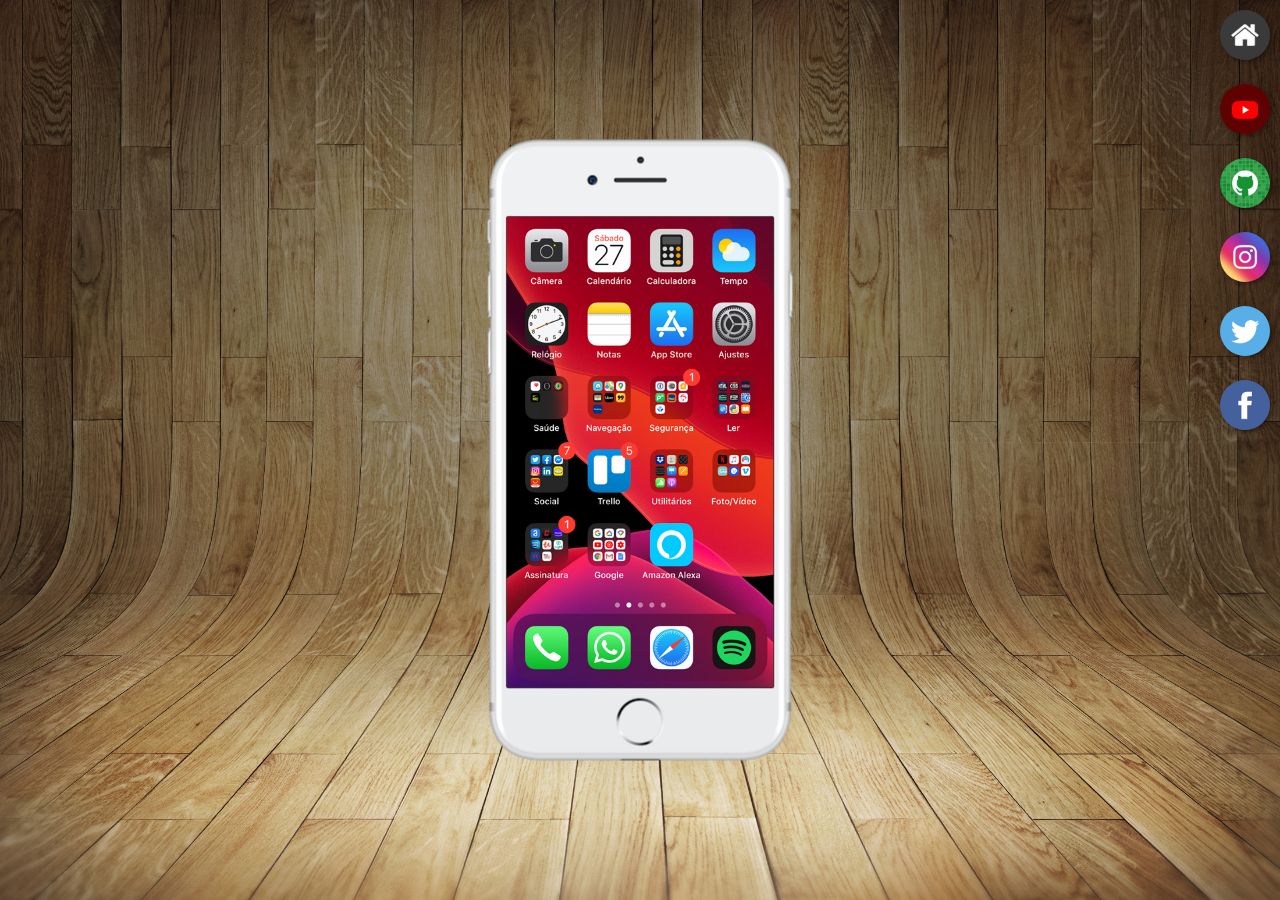
<file: index.html>
<!DOCTYPE html>
<html lang="pt-br">
<head>
    <meta charset="UTF-8">
    <meta http-equiv="X-UA-Compatible" content="IE=edge">
    <meta name="viewport" content="width=device-width, initial-scale=1.0">
    <link rel="shortcut icon" href="favicon.ico" type="image/x-icon">
    <title>Redes Sociais</title>
    <link rel="stylesheet" href="estilos/style.css">
</head>
<body>
    <main>
        <section id="telefone">
            <iframe src="home.html" name="tela" id="tela" frameborder="0">
                Seu navegador nao e compativel com isso
            </iframe>
        </section>
        <section id="redes-sociais">
            <a href="home.html" target="tela"><img src="imagens/logo-home.jpg" alt="Home"></a><br>
            <a href="youtube.html" target="tela"><img src="imagens/logo-youtube.jpg" alt="Youtube"></a><br>
            <a href="github.html" target="tela"><img src="imagens/logo-github.jpg" alt="Github"></a><br>
            <a href="instagram.html" target="tela"><img src="imagens/logo-instagram.jpg" alt="Instagram"></a><br>
            <a href="twitter.html" target="tela"><img src="imagens/logo-twitter.jpg" alt="Twitter"></a><br>
            <a href="facebook.html" target="tela"><img src="imagens/logo-facebook.jpg" alt="Facebook"></a><br>
        </section>
    </main>
</body>
</html>
</file>
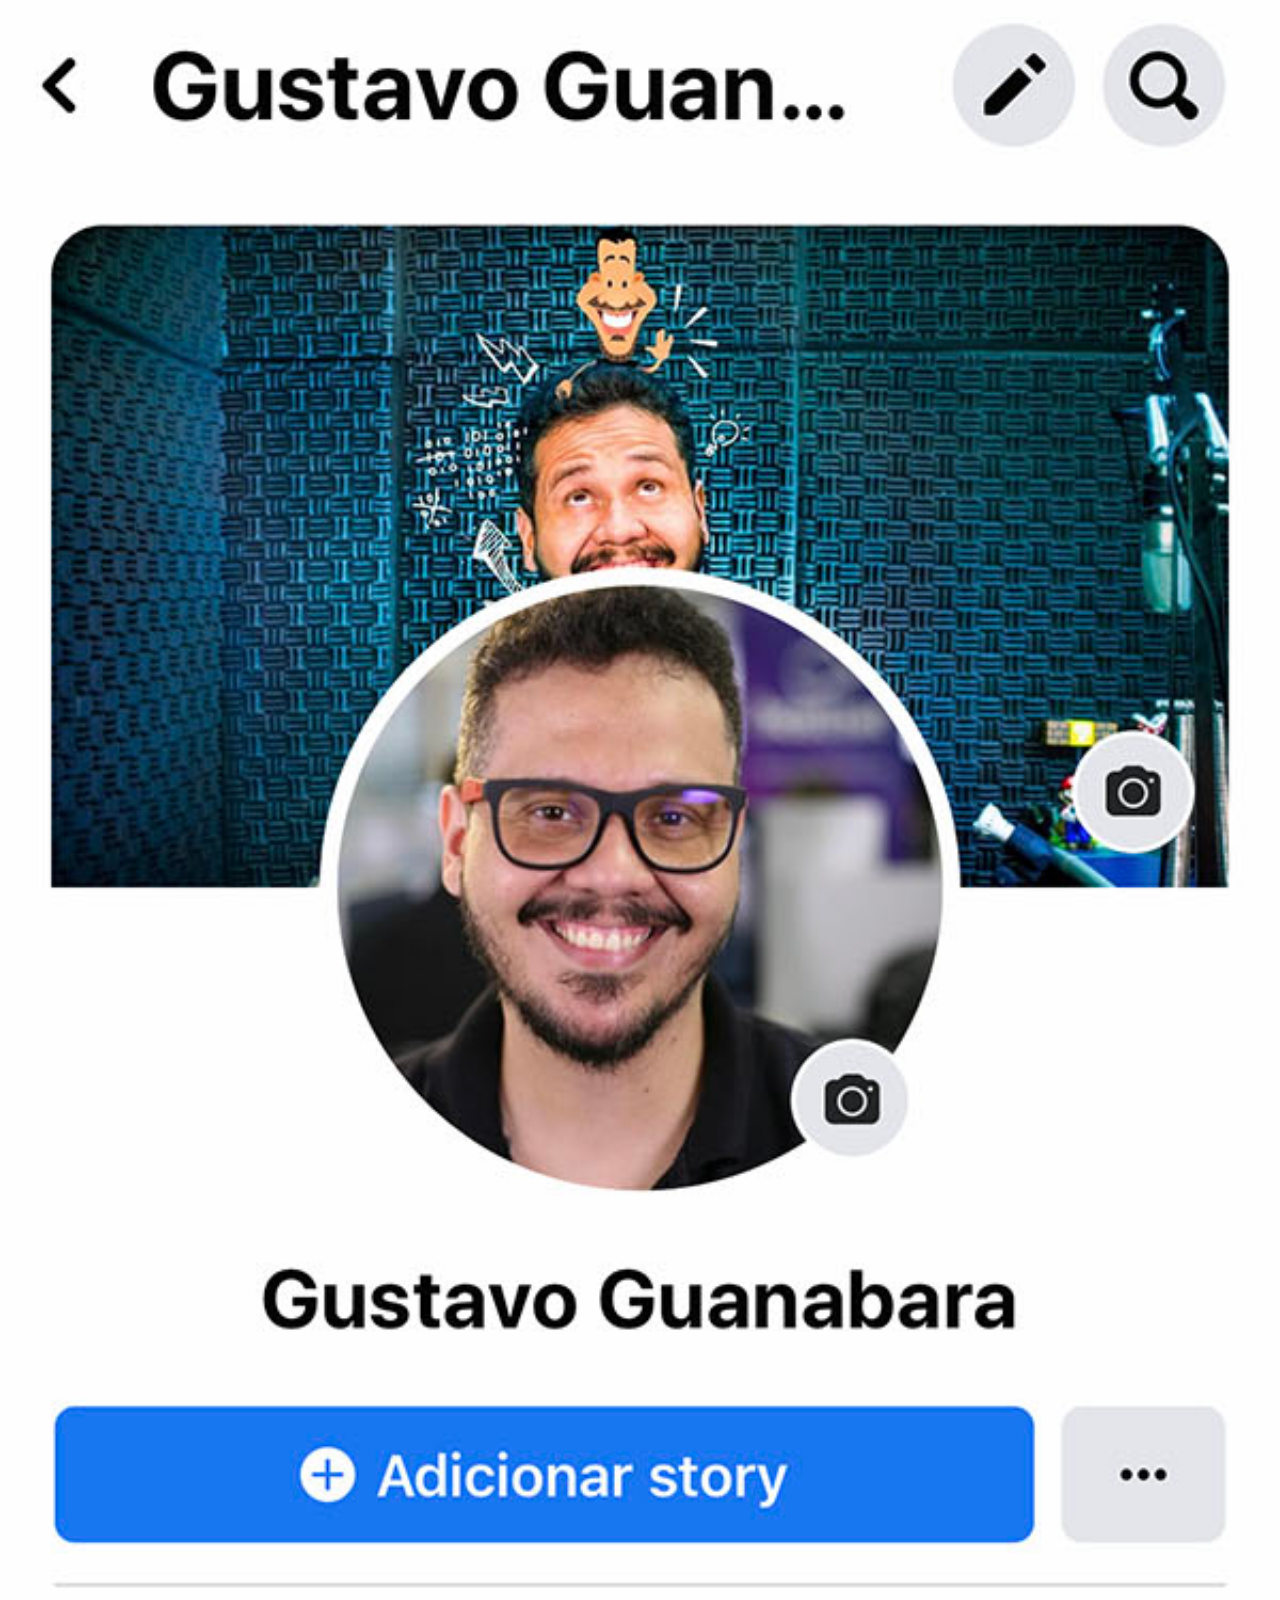
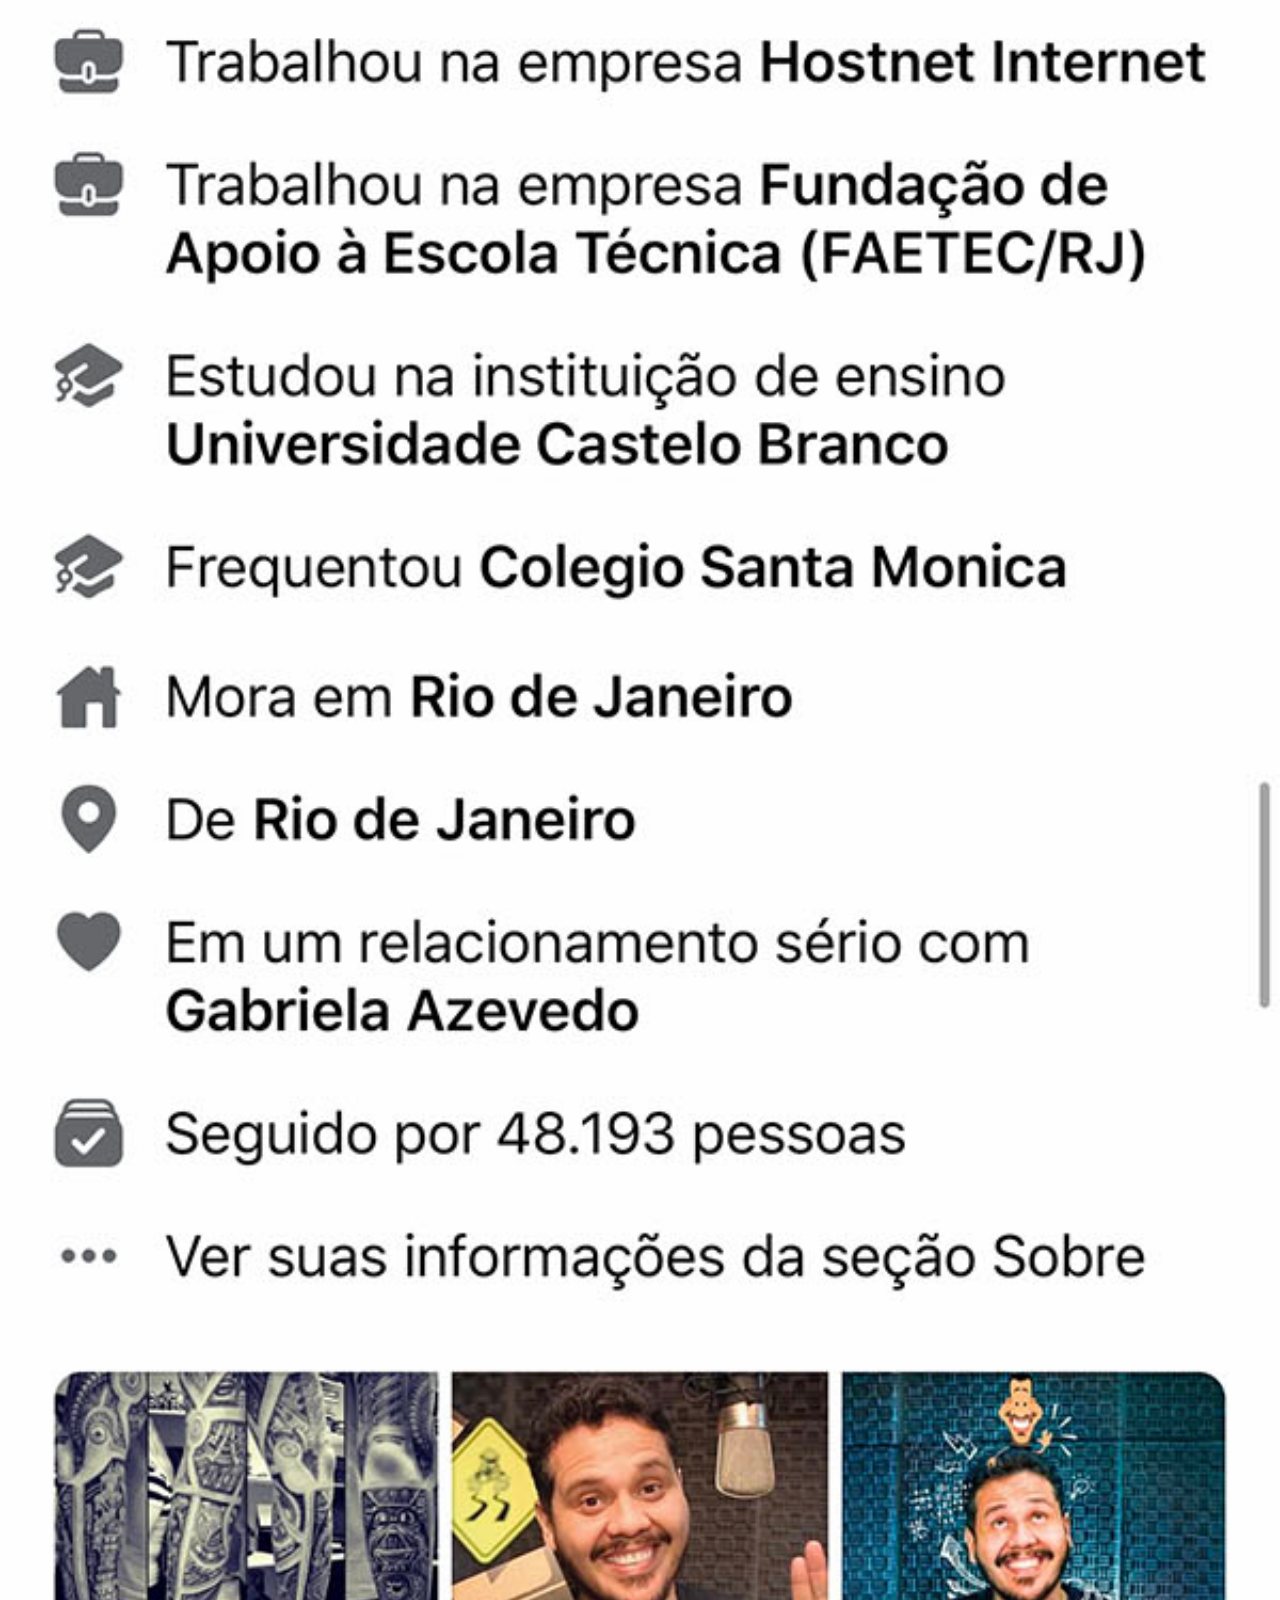
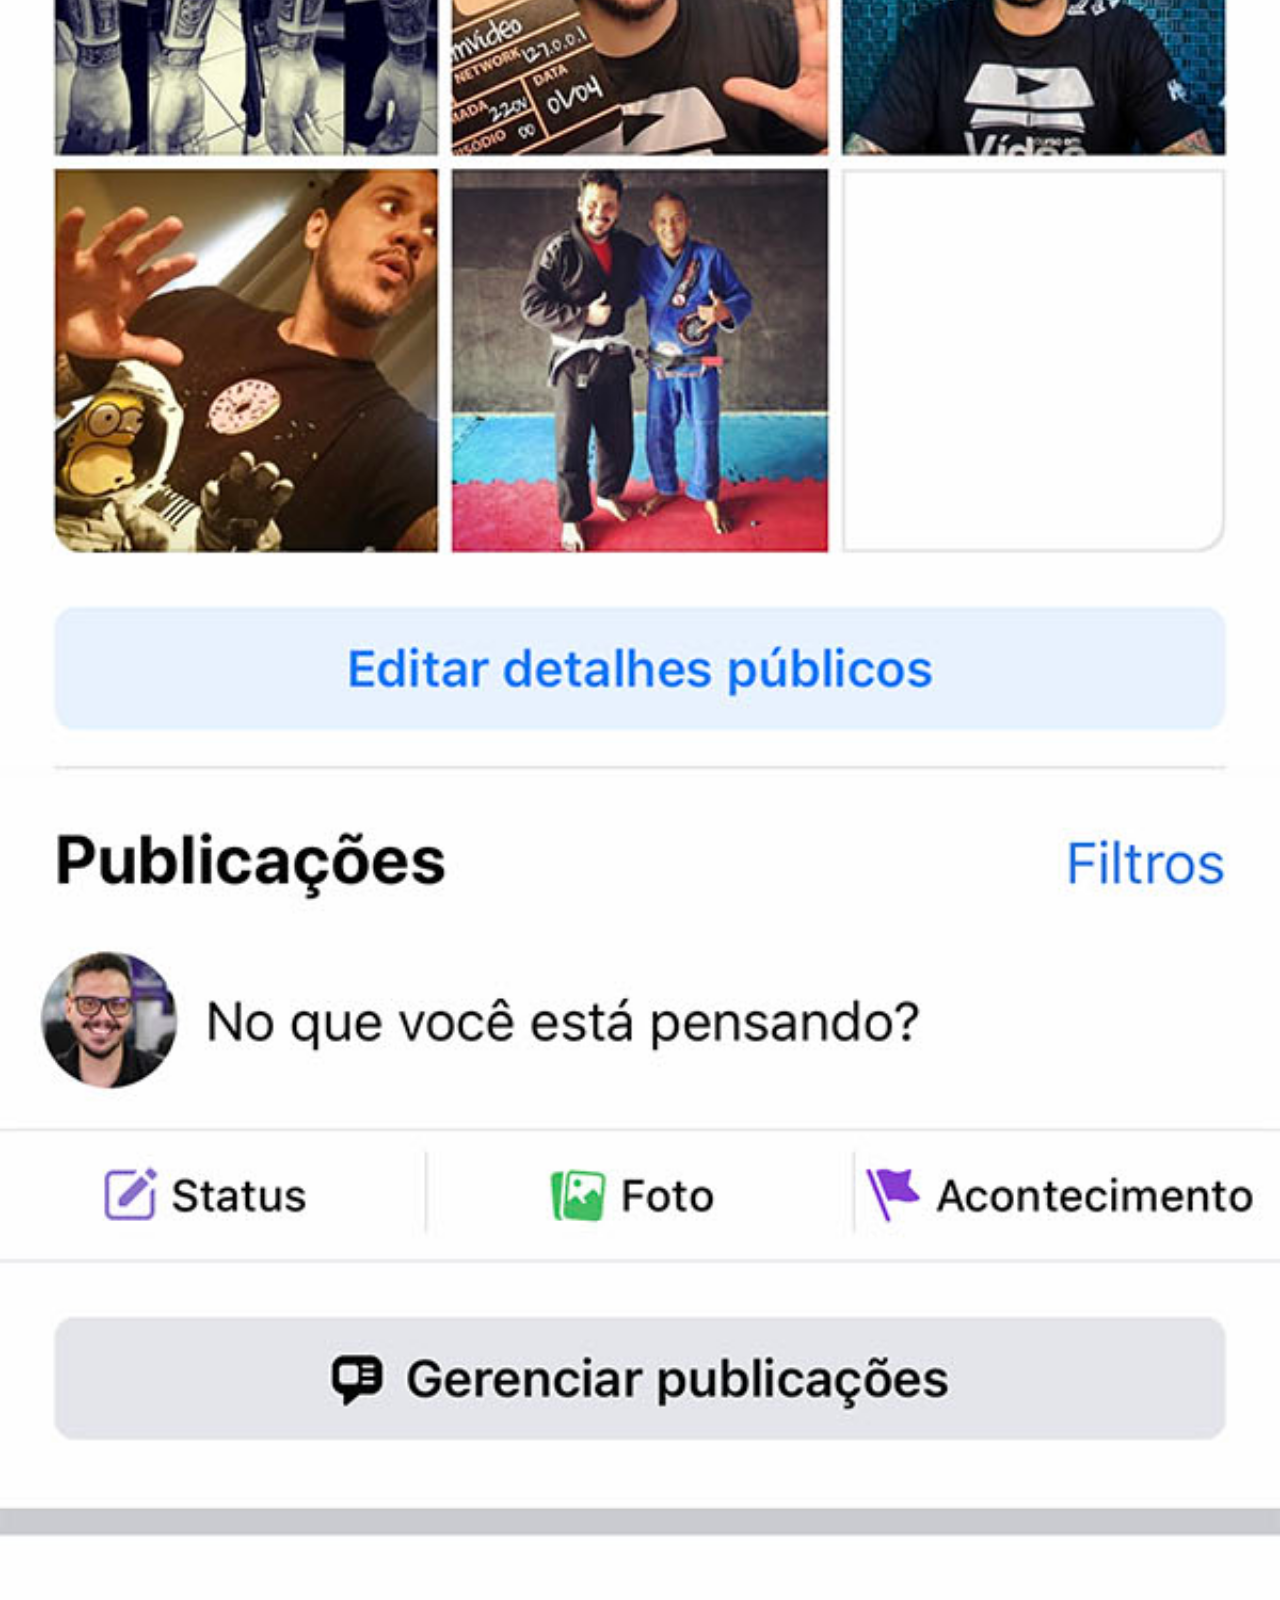
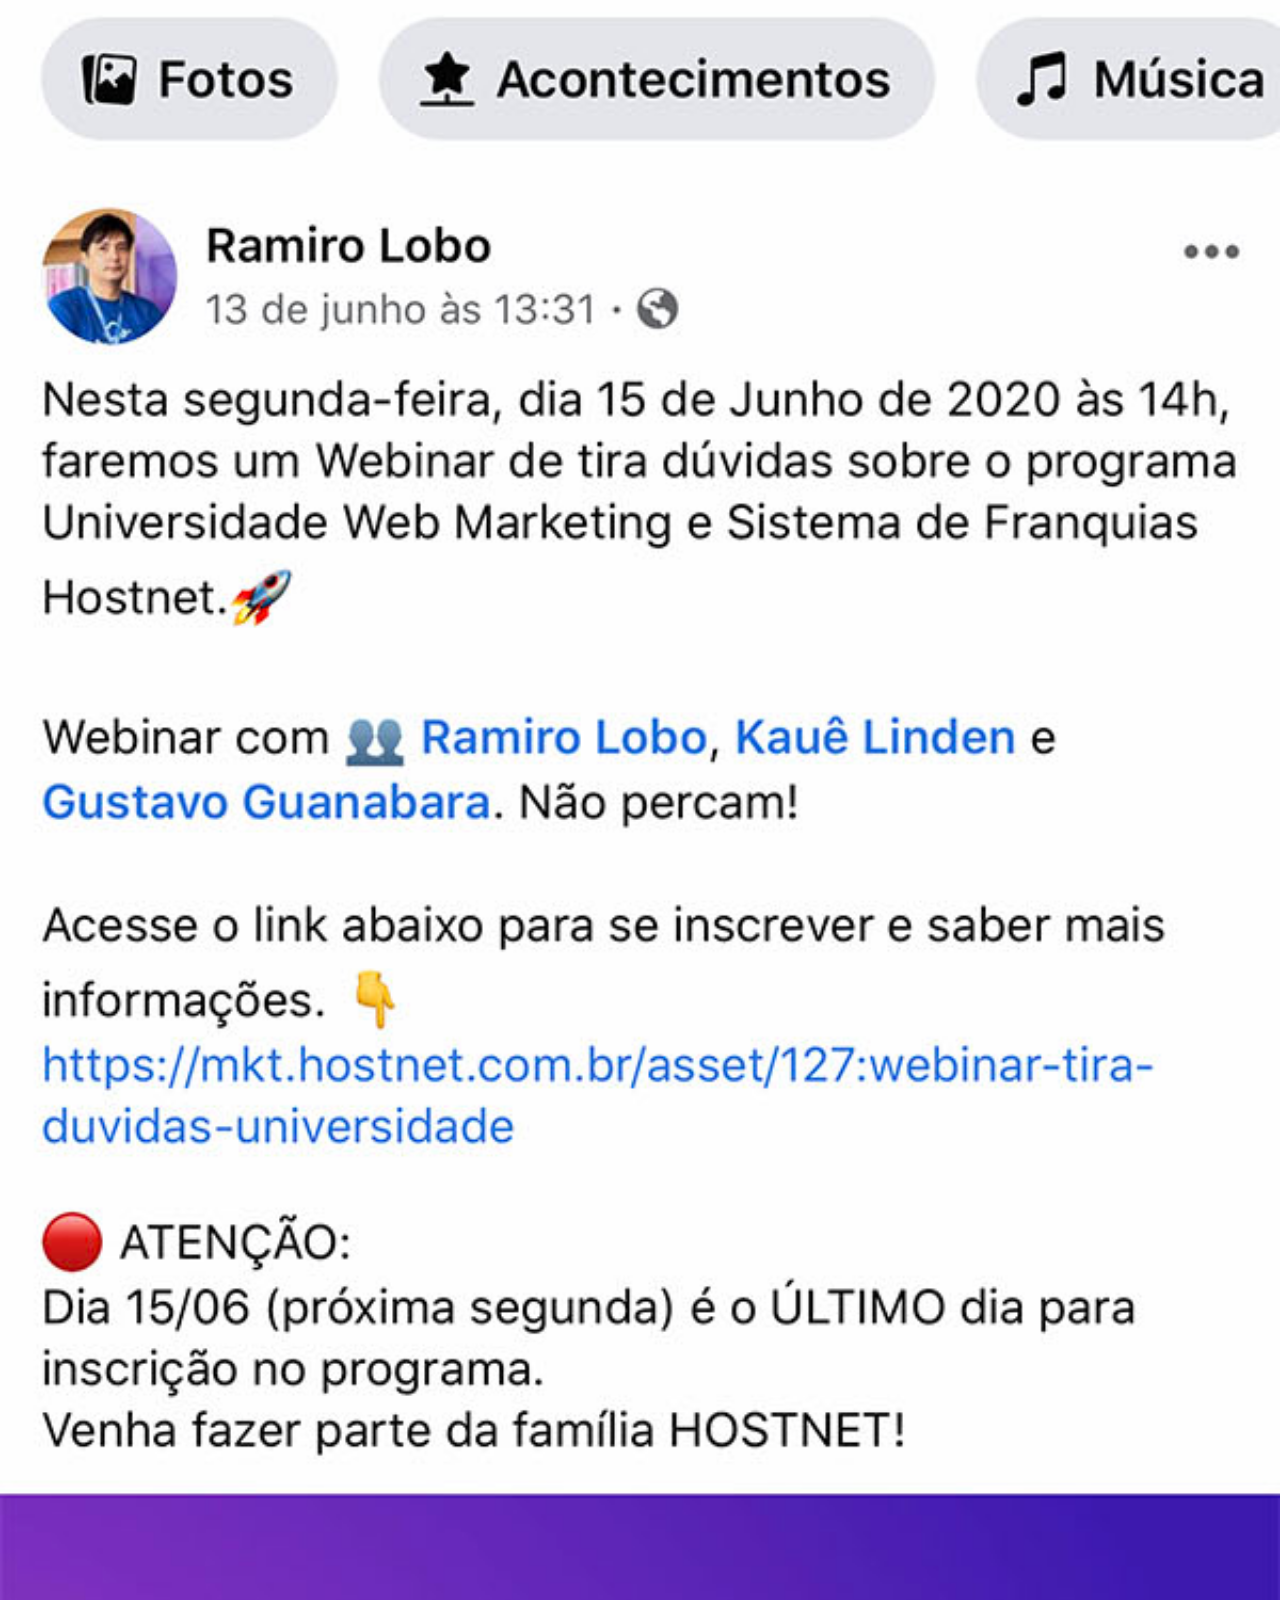
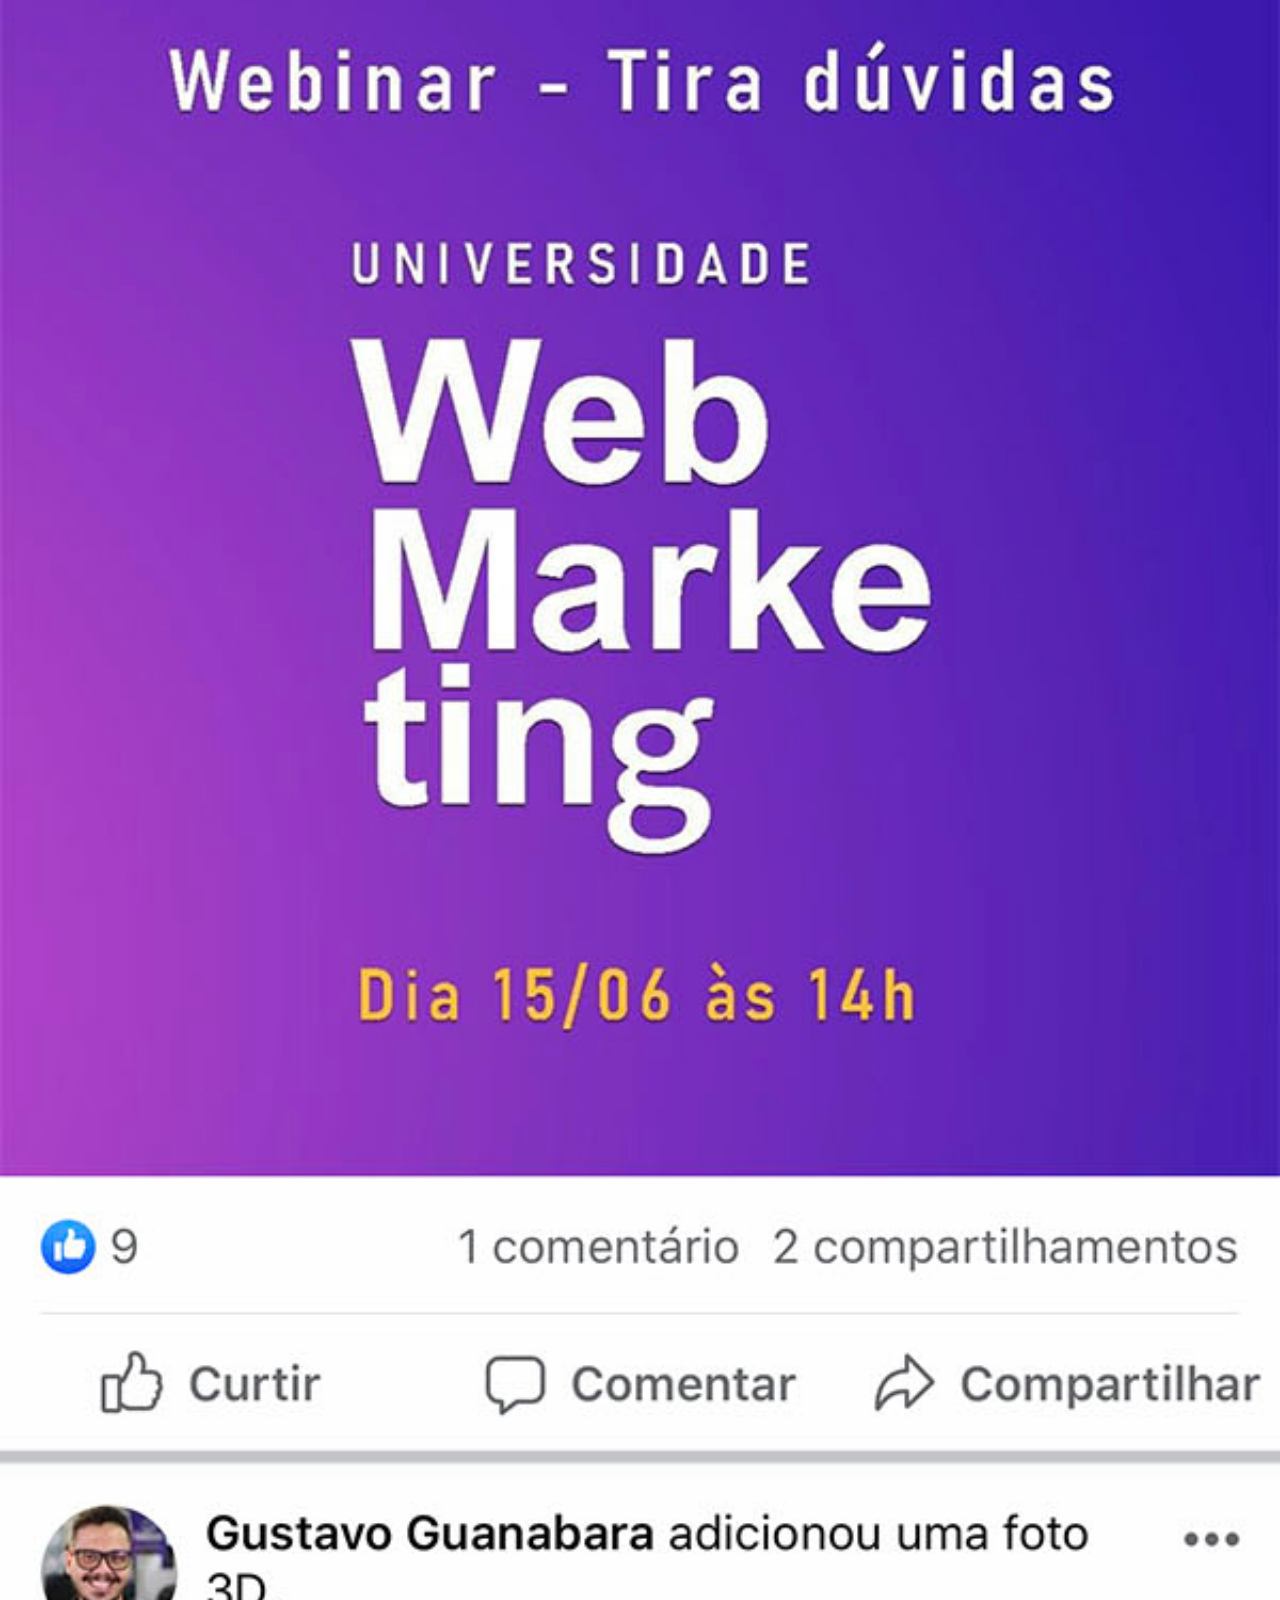
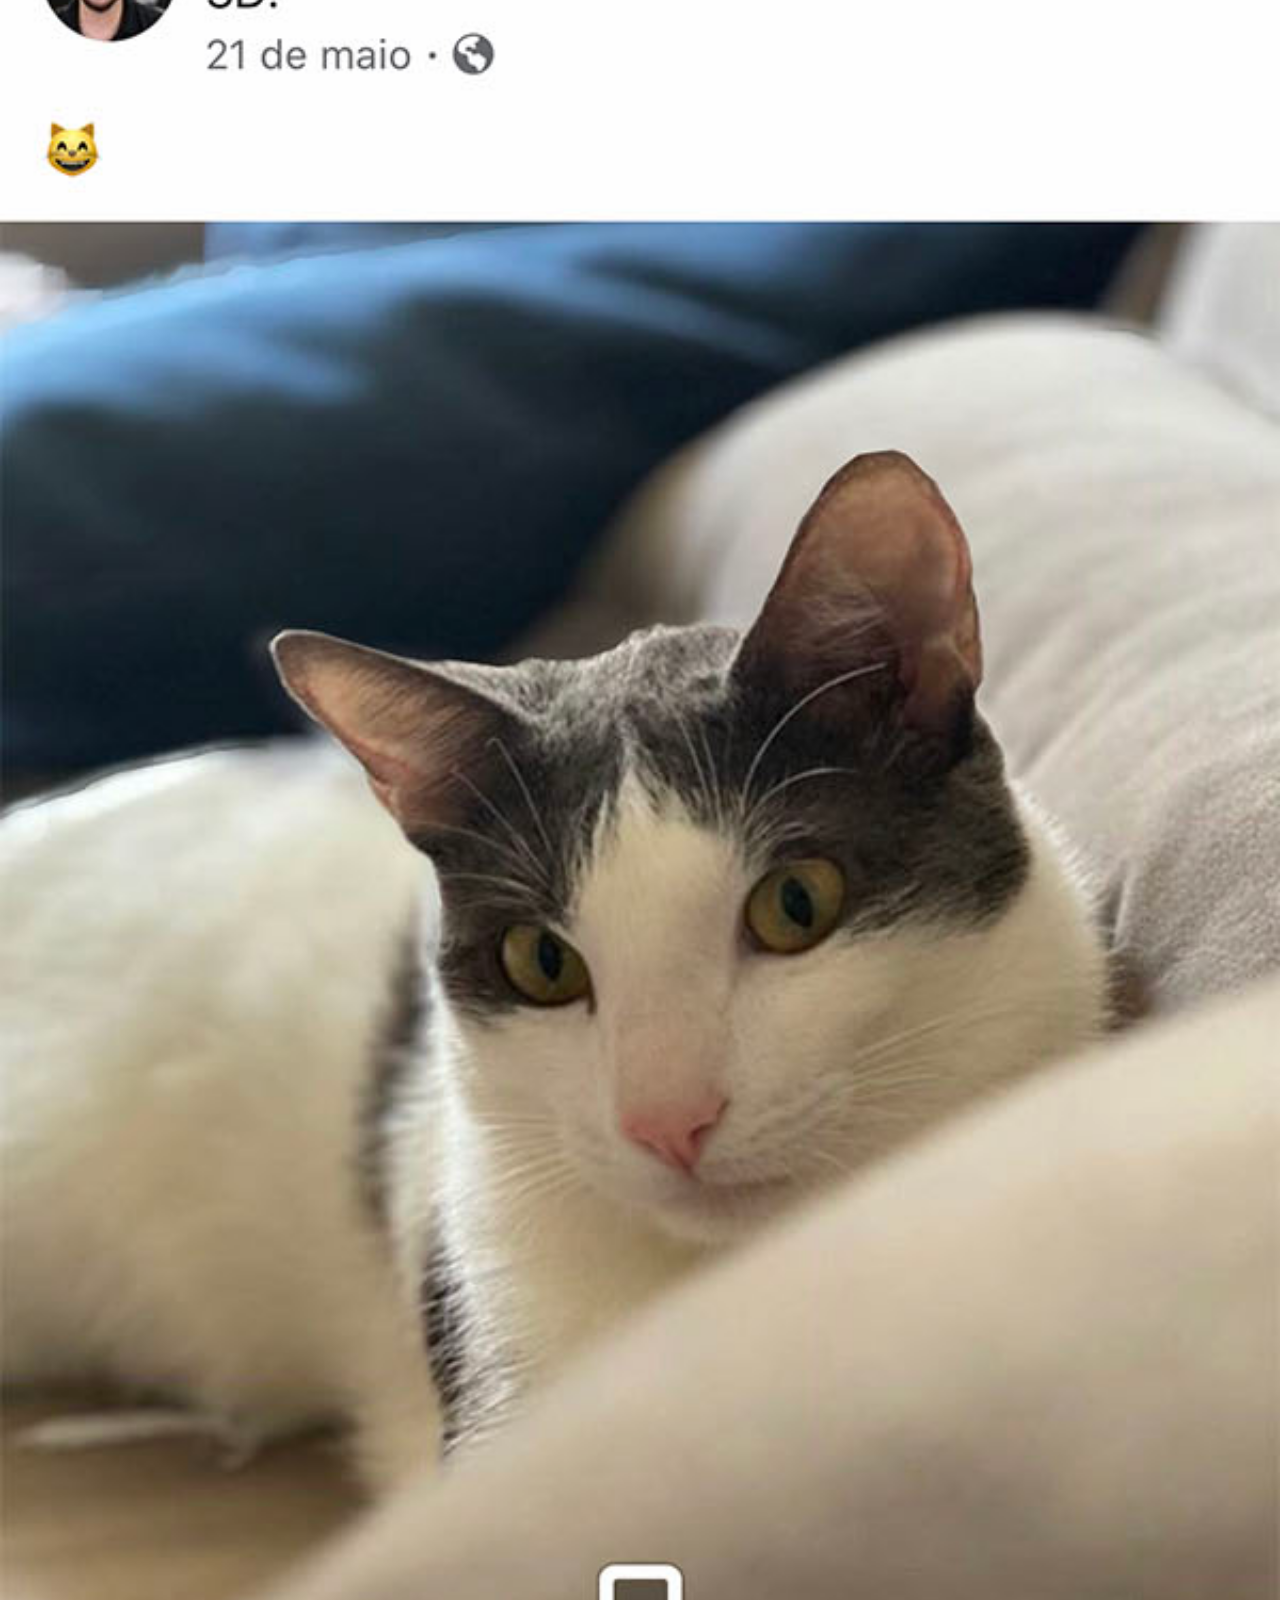
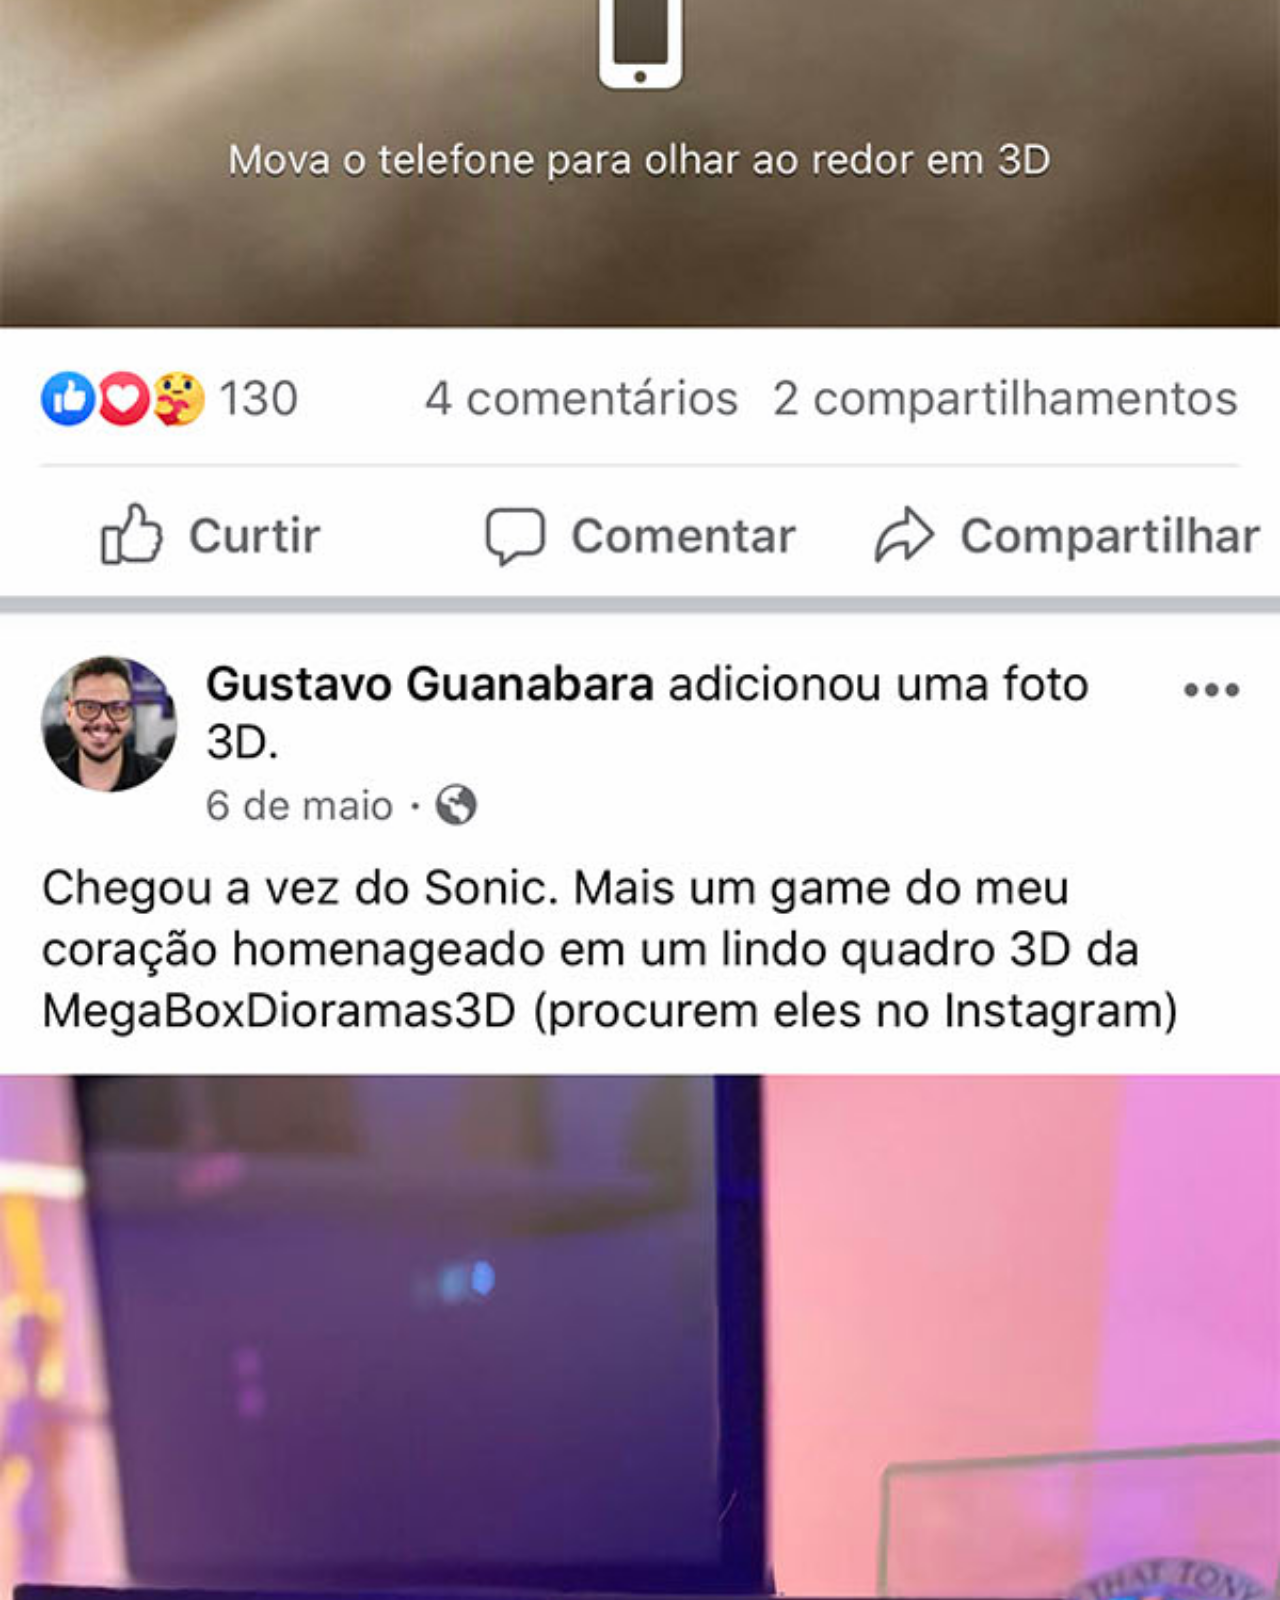
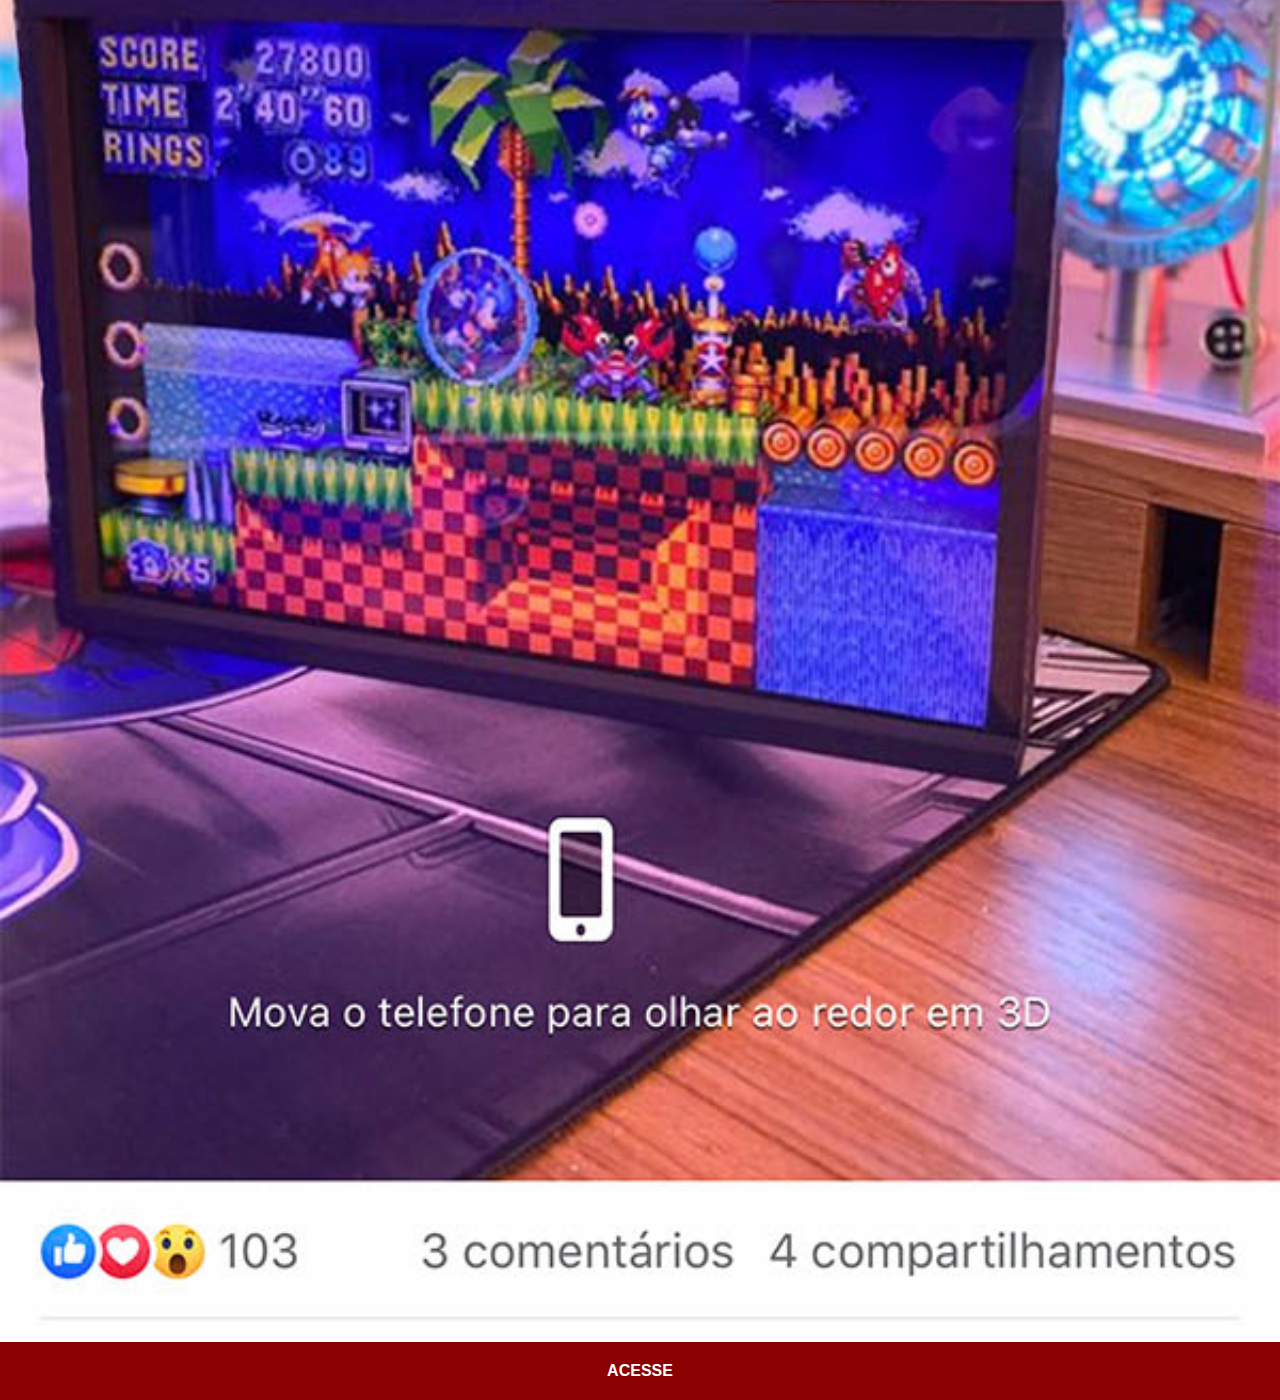
<file: facebook.html>
<!DOCTYPE html>
<html lang="pt-br">
<head>
    <meta charset="UTF-8">
    <meta http-equiv="X-UA-Compatible" content="IE=edge">
    <meta name="viewport" content="width=device-width, initial-scale=1.0">
    <title>Youtube</title>
    <link rel="stylesheet" href="estilos/social.css">
</head>
<body>
    <img src="imagens/tela-facebook.jpg" alt="facebook">
    <a href="https://www.facebook.com/CursosEmVideo" target="_blank">ACESSE</a>
</body>
</html>
</file>
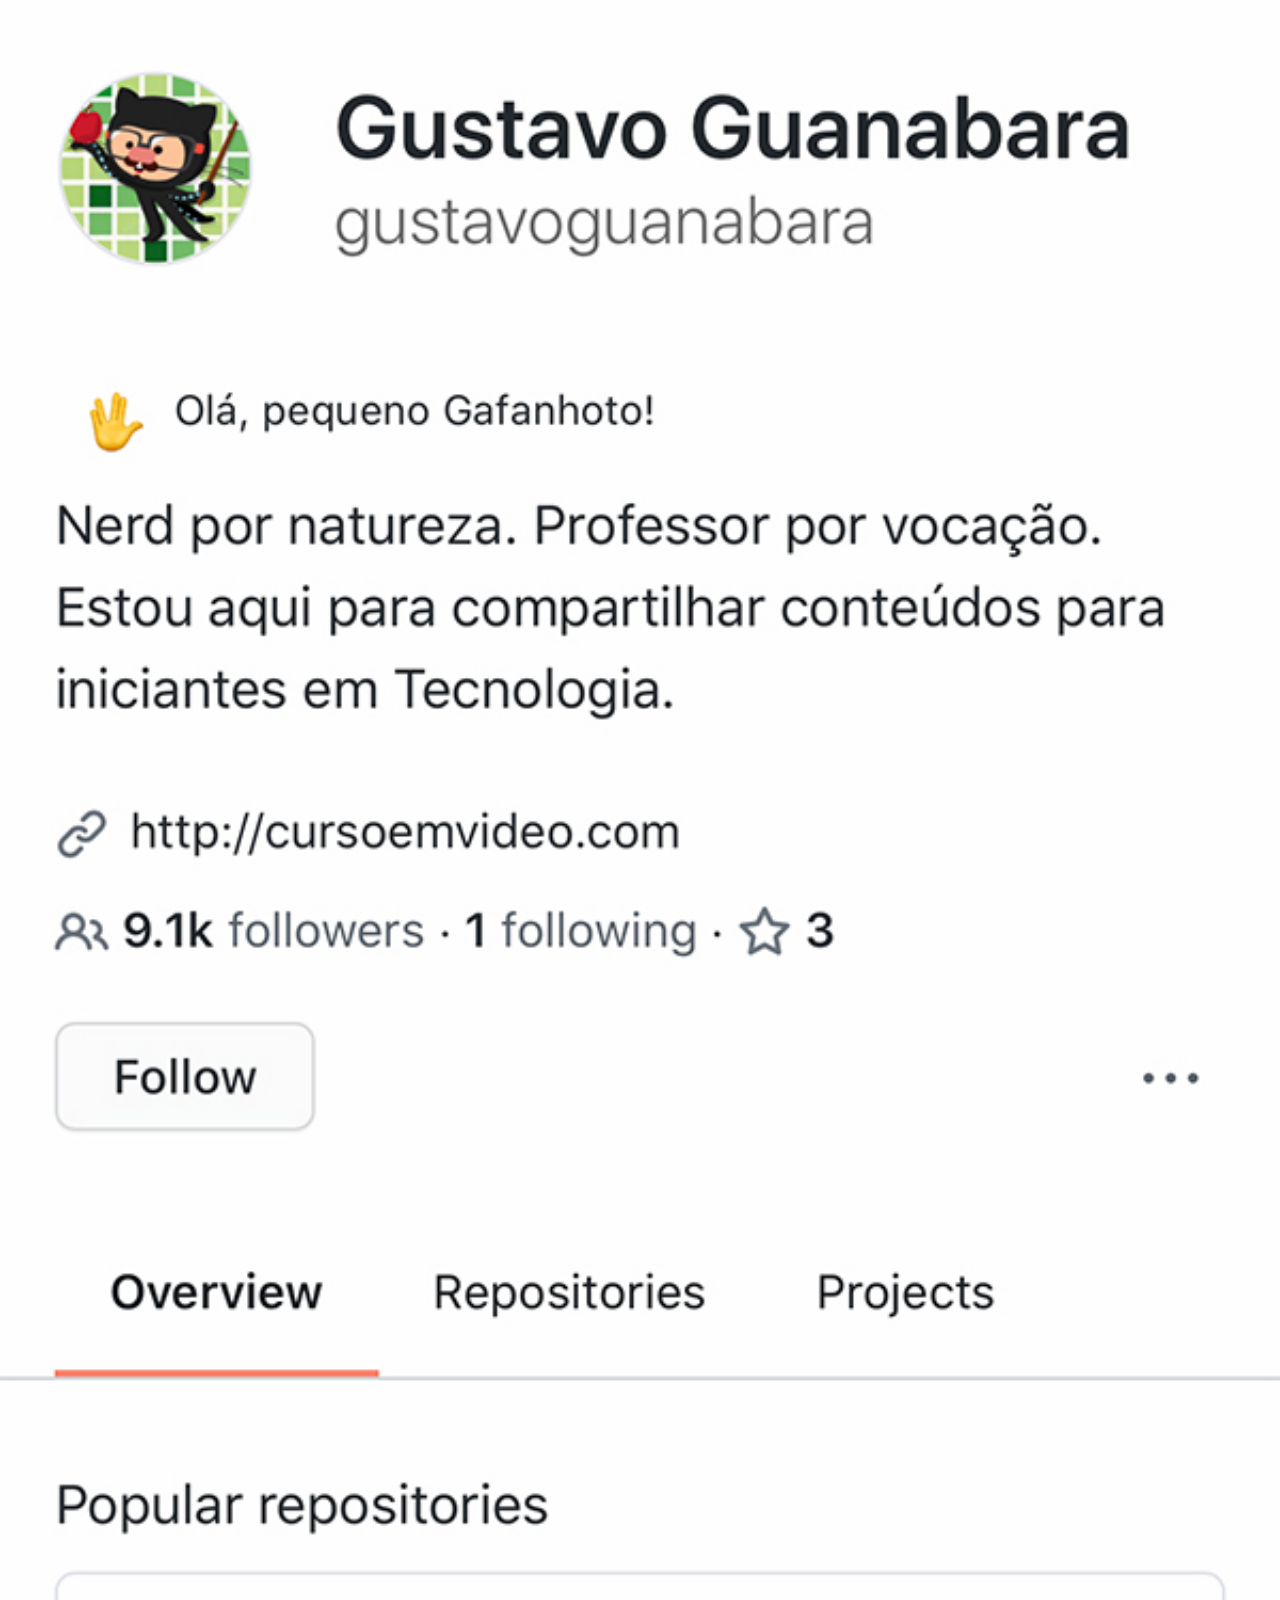
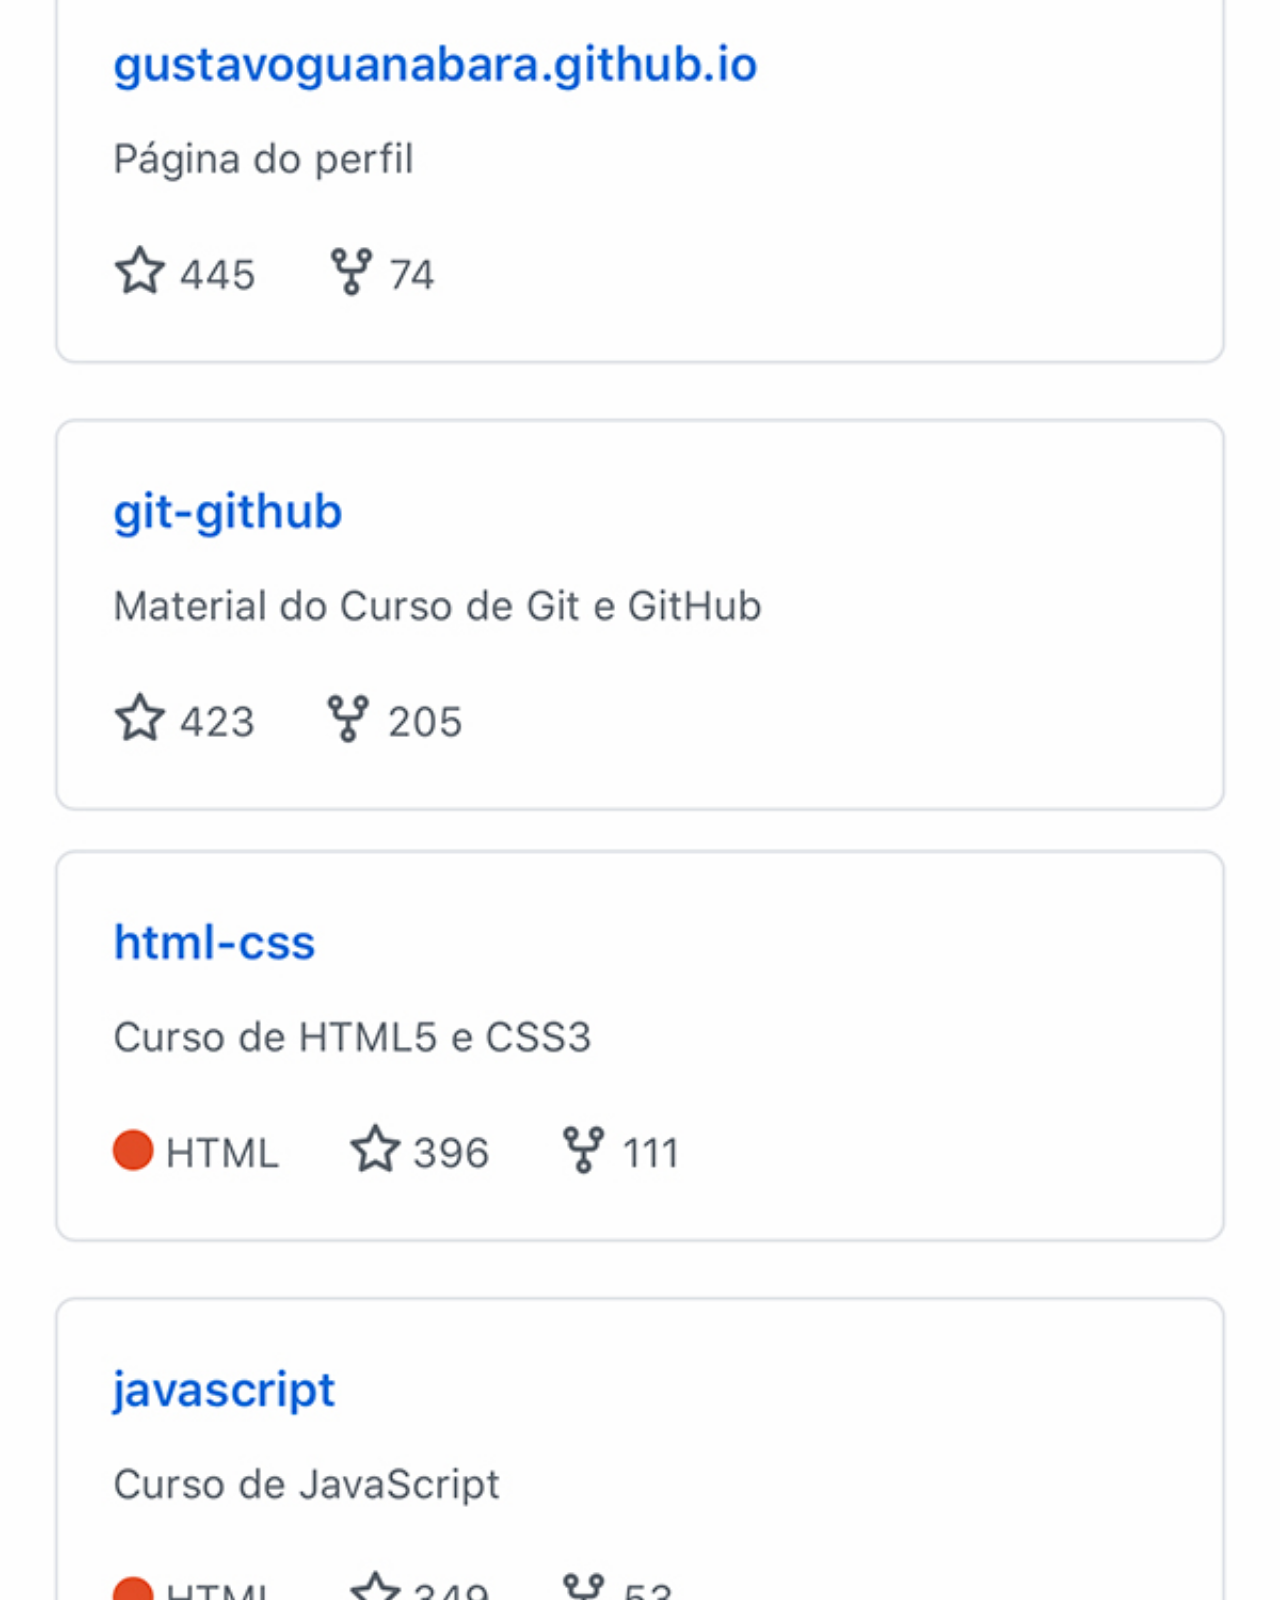
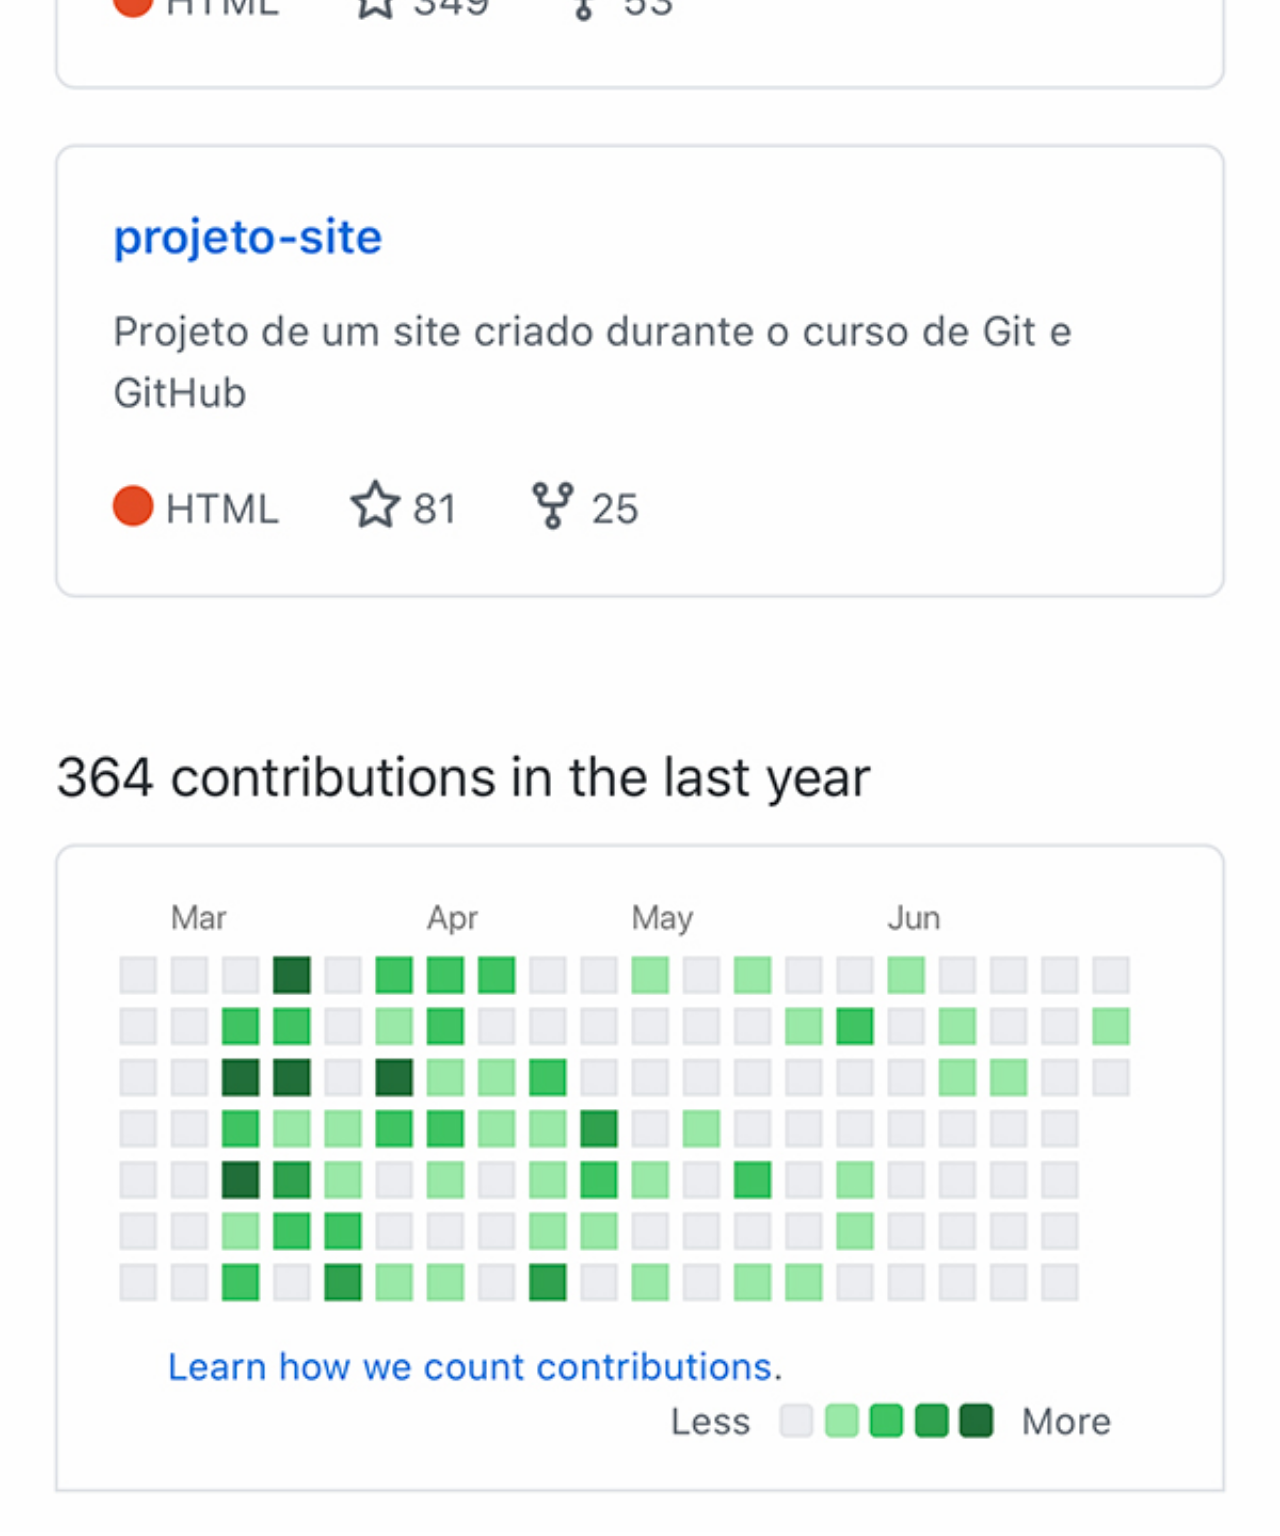
<file: github.html>
<!DOCTYPE html>
<html lang="pt-br">
<head>
    <meta charset="UTF-8">
    <meta http-equiv="X-UA-Compatible" content="IE=edge">
    <meta name="viewport" content="width=device-width, initial-scale=1.0">
    <title>Github</title>
    <link rel="stylesheet" href="estilos/social.css">
</head>
<body>
    <img src="imagens/tela-github.jpg" alt="Github">
    <a href="https://github.com/smomachado" target="_blank>ACESSE</a>
    
</body>
</html>
</file>
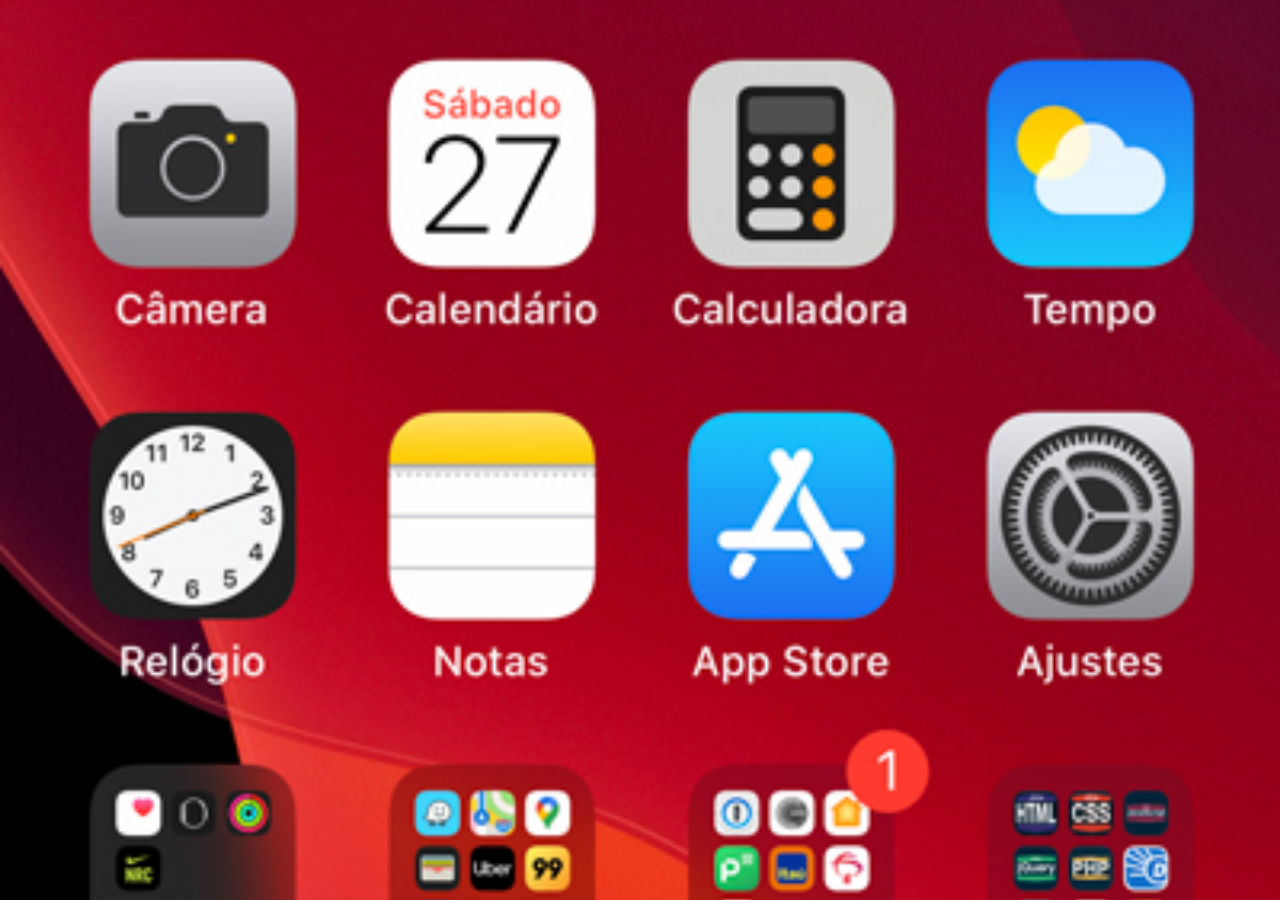
<file: home.html>
<!DOCTYPE html>
<html lang="pt-br">
<head>
    <meta charset="UTF-8">
    <meta http-equiv="X-UA-Compatible" content="IE=edge">
    <meta name="viewport" content="width=device-width, initial-scale=1.0">
    <title>Home</title>
    <style>
        *{
            margin: 0px;
            padding: 0px;
        }

        body{
            width: 100vw;
            height: 100vh;
            background: black url(imagens/tela-home.jpg) no-repeat top center;
            background-size: cover;
        }
    </style>
</head>
<body>
    
</body>
</html>
</file>
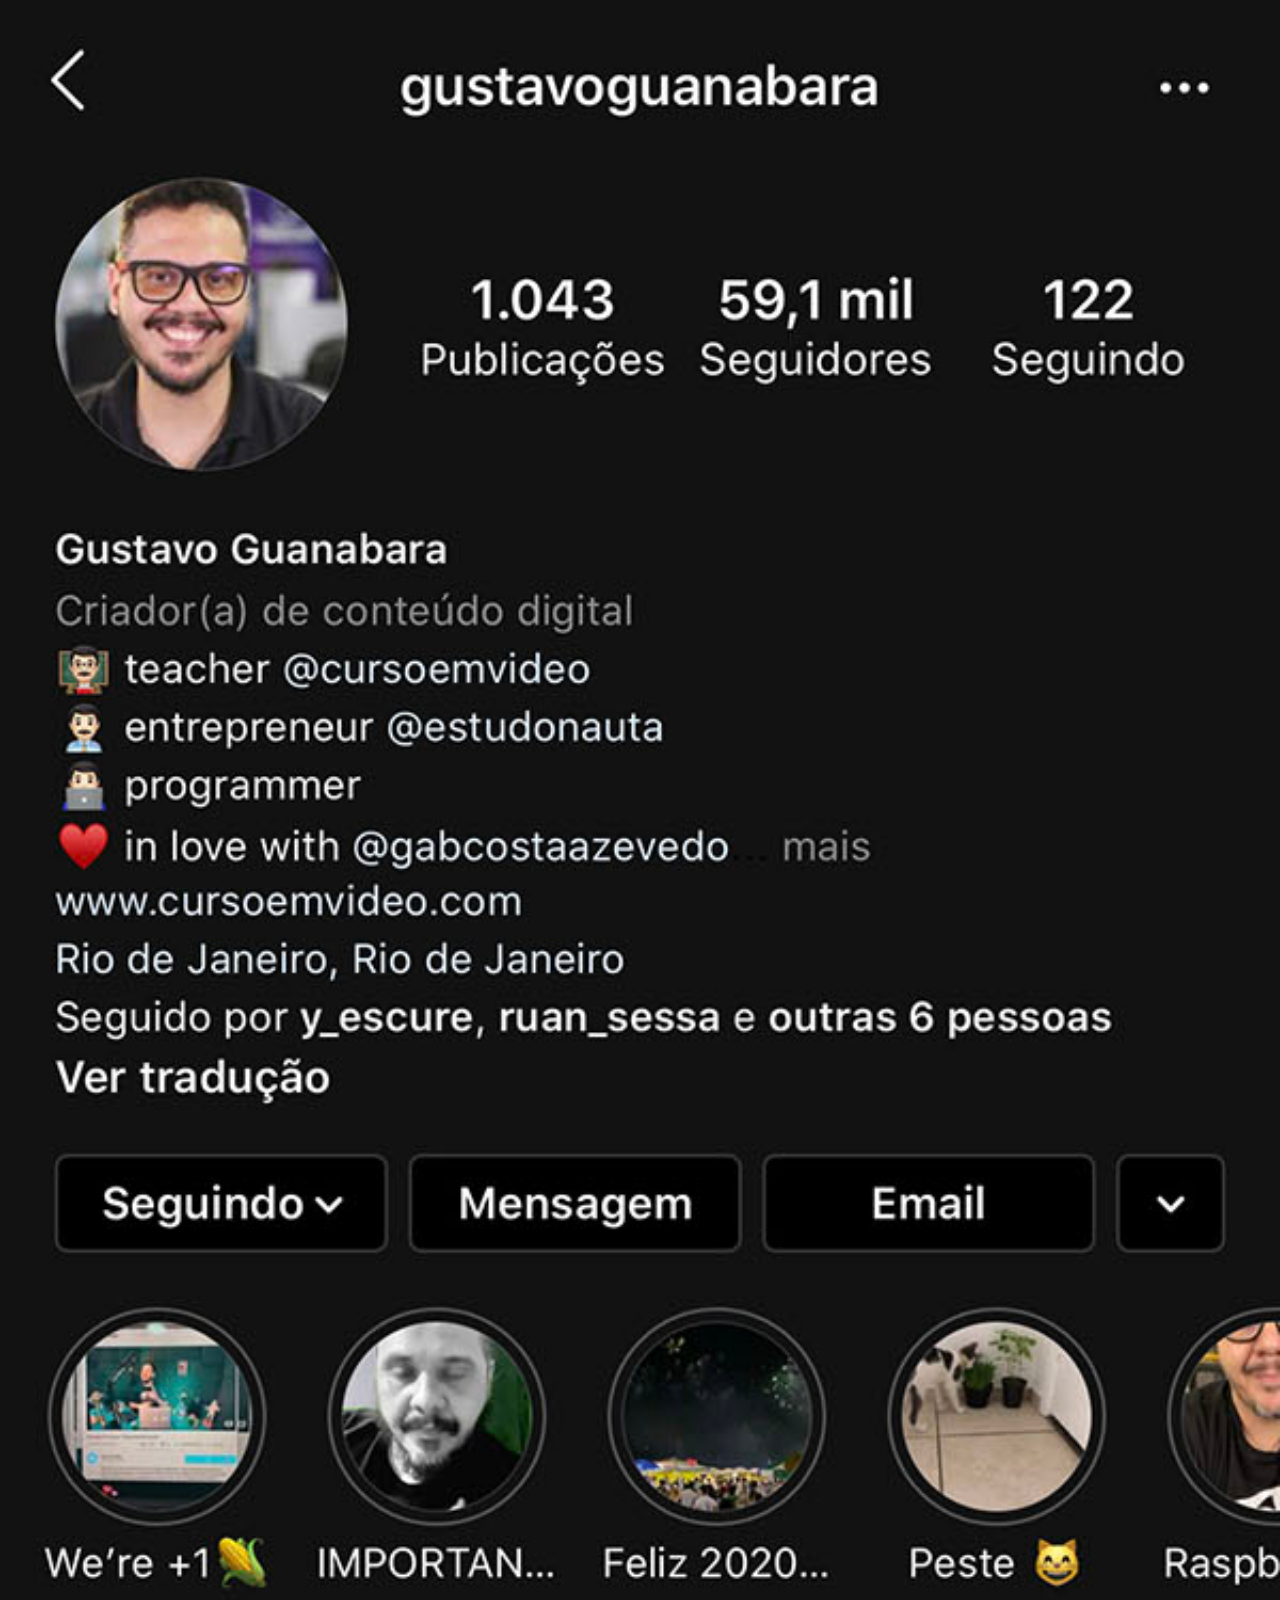
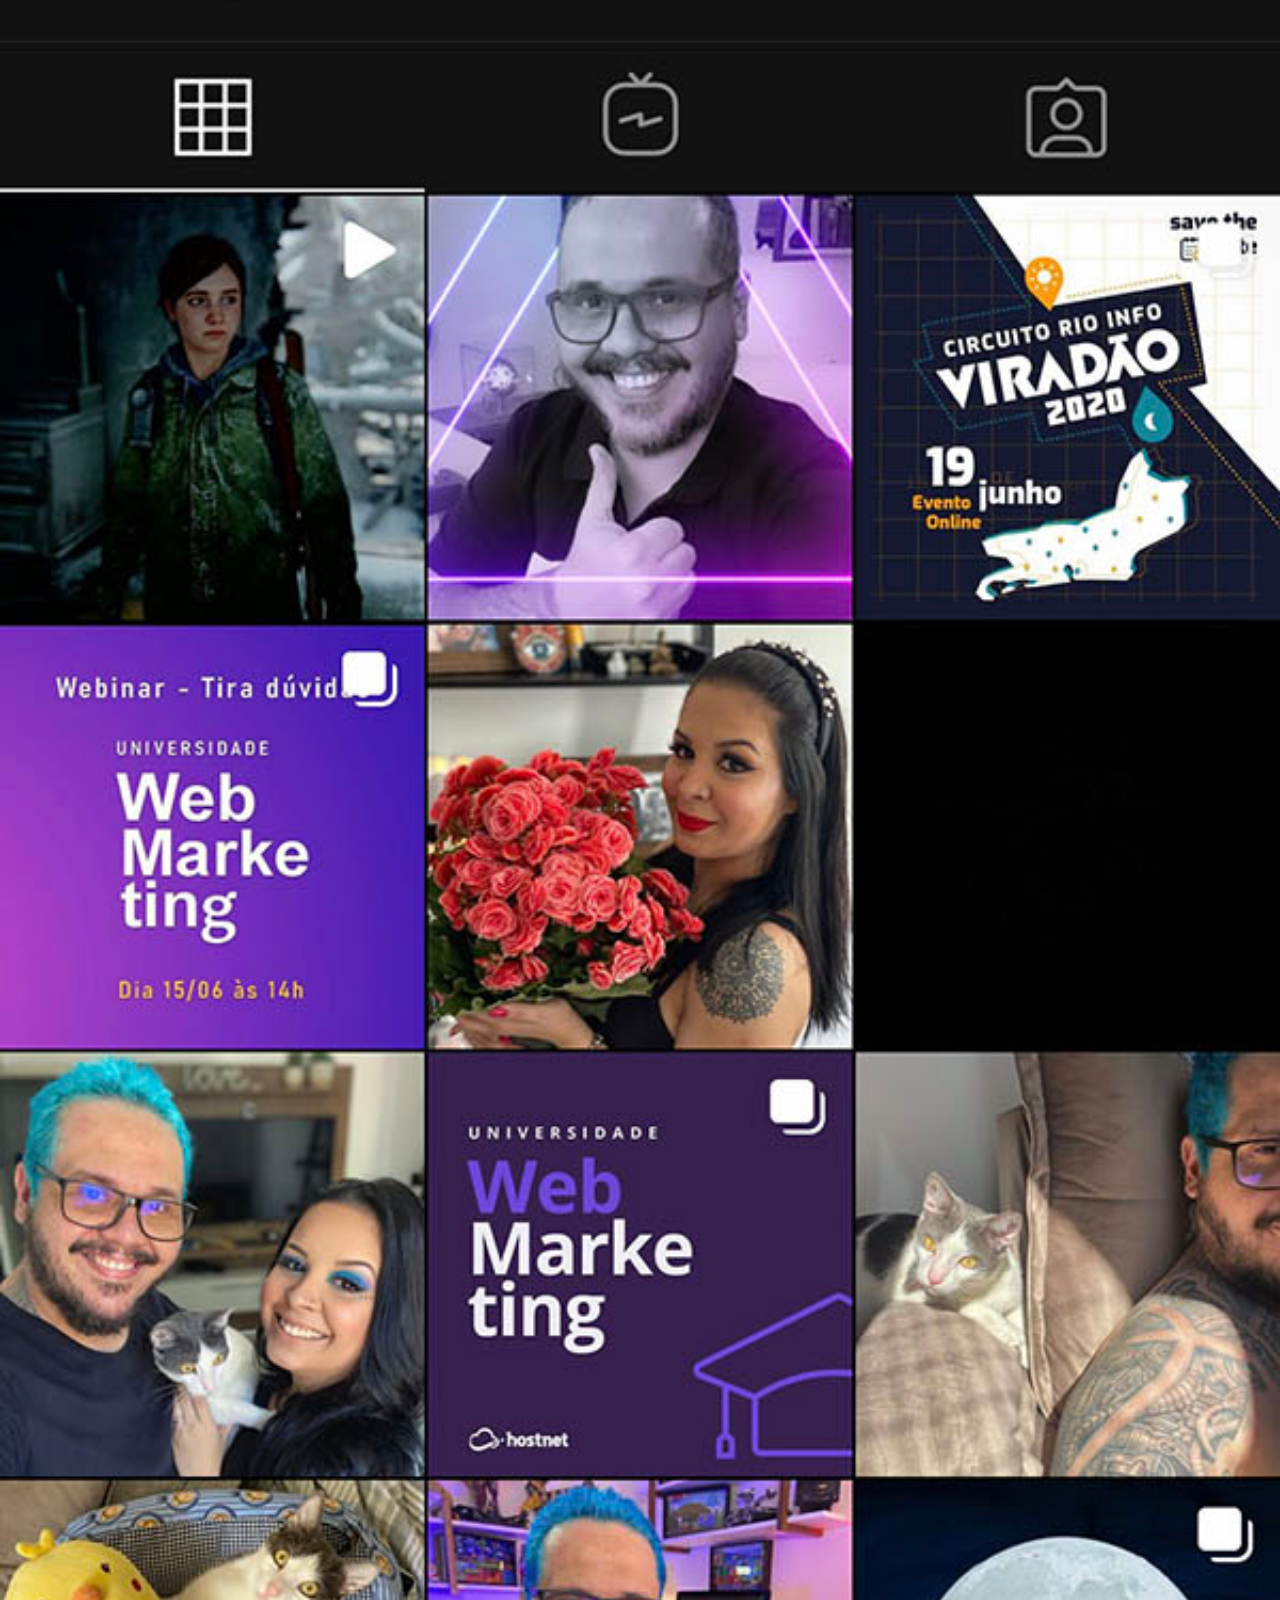
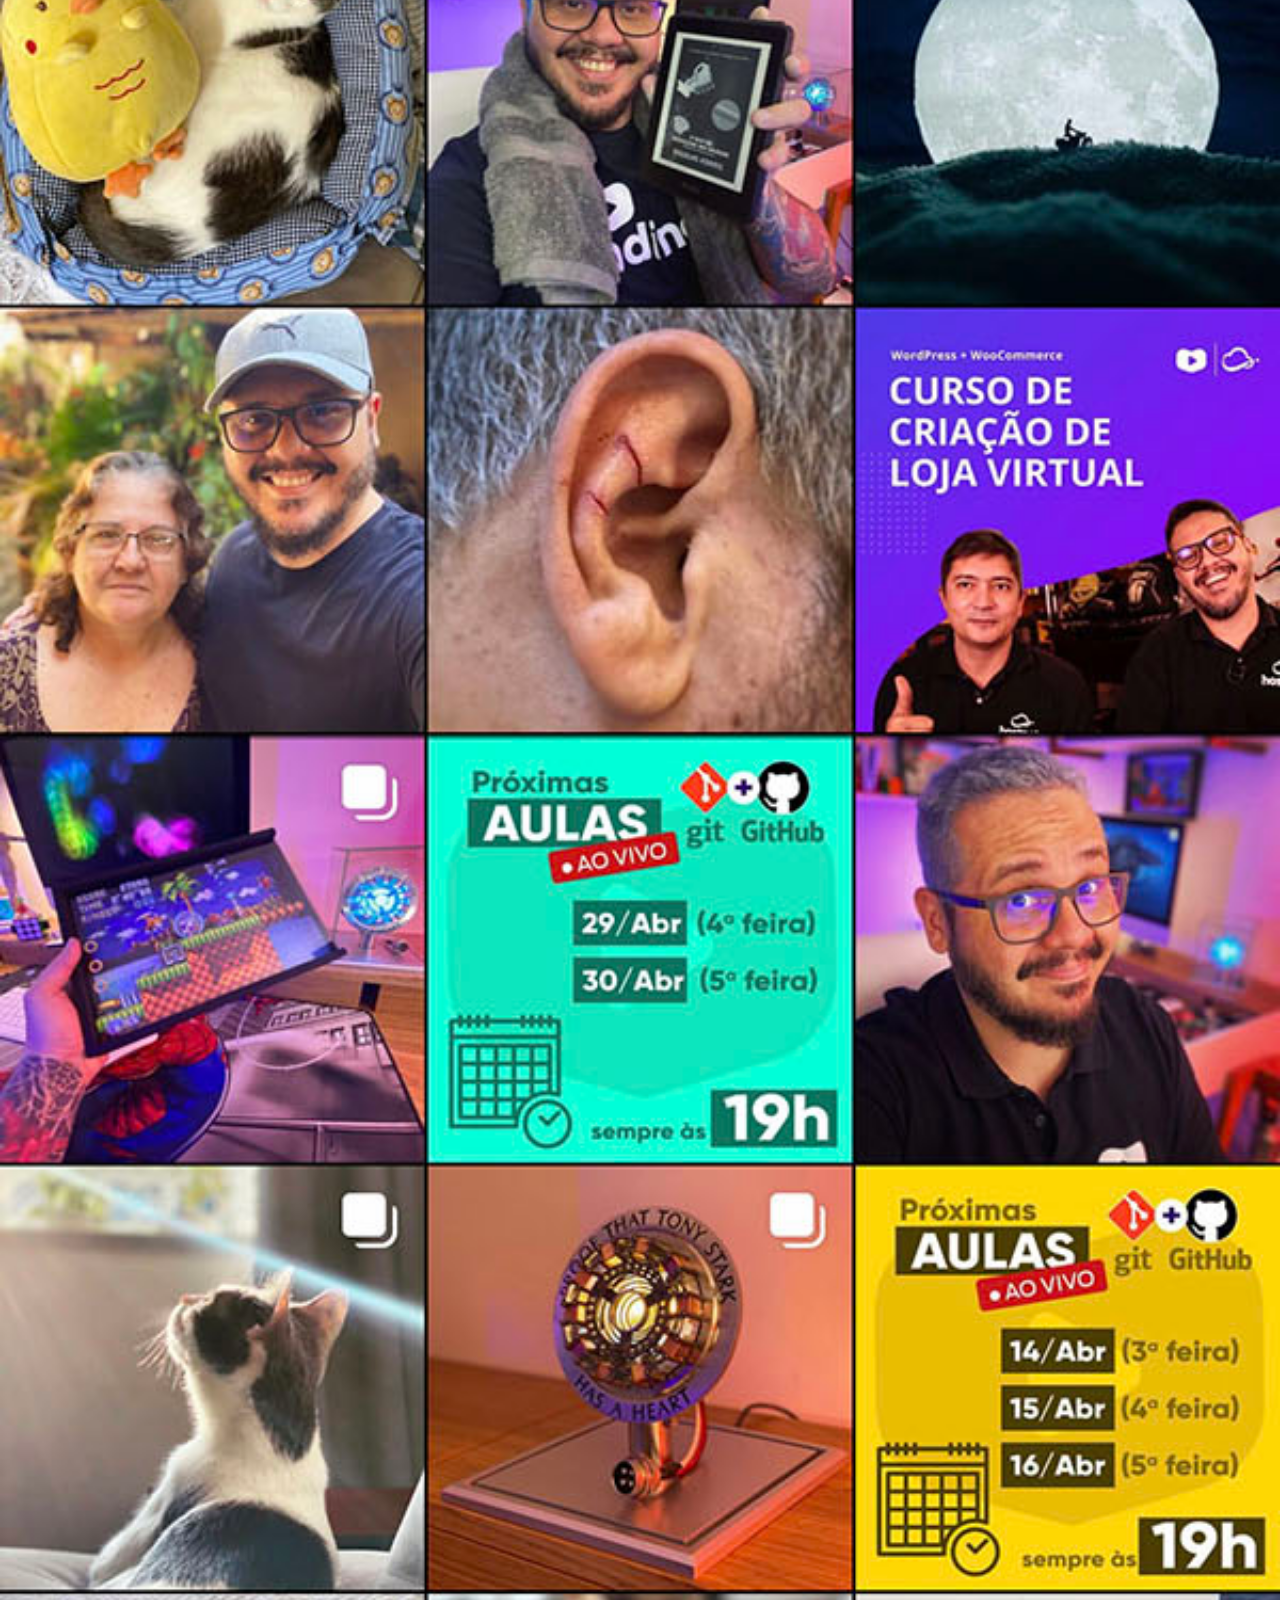
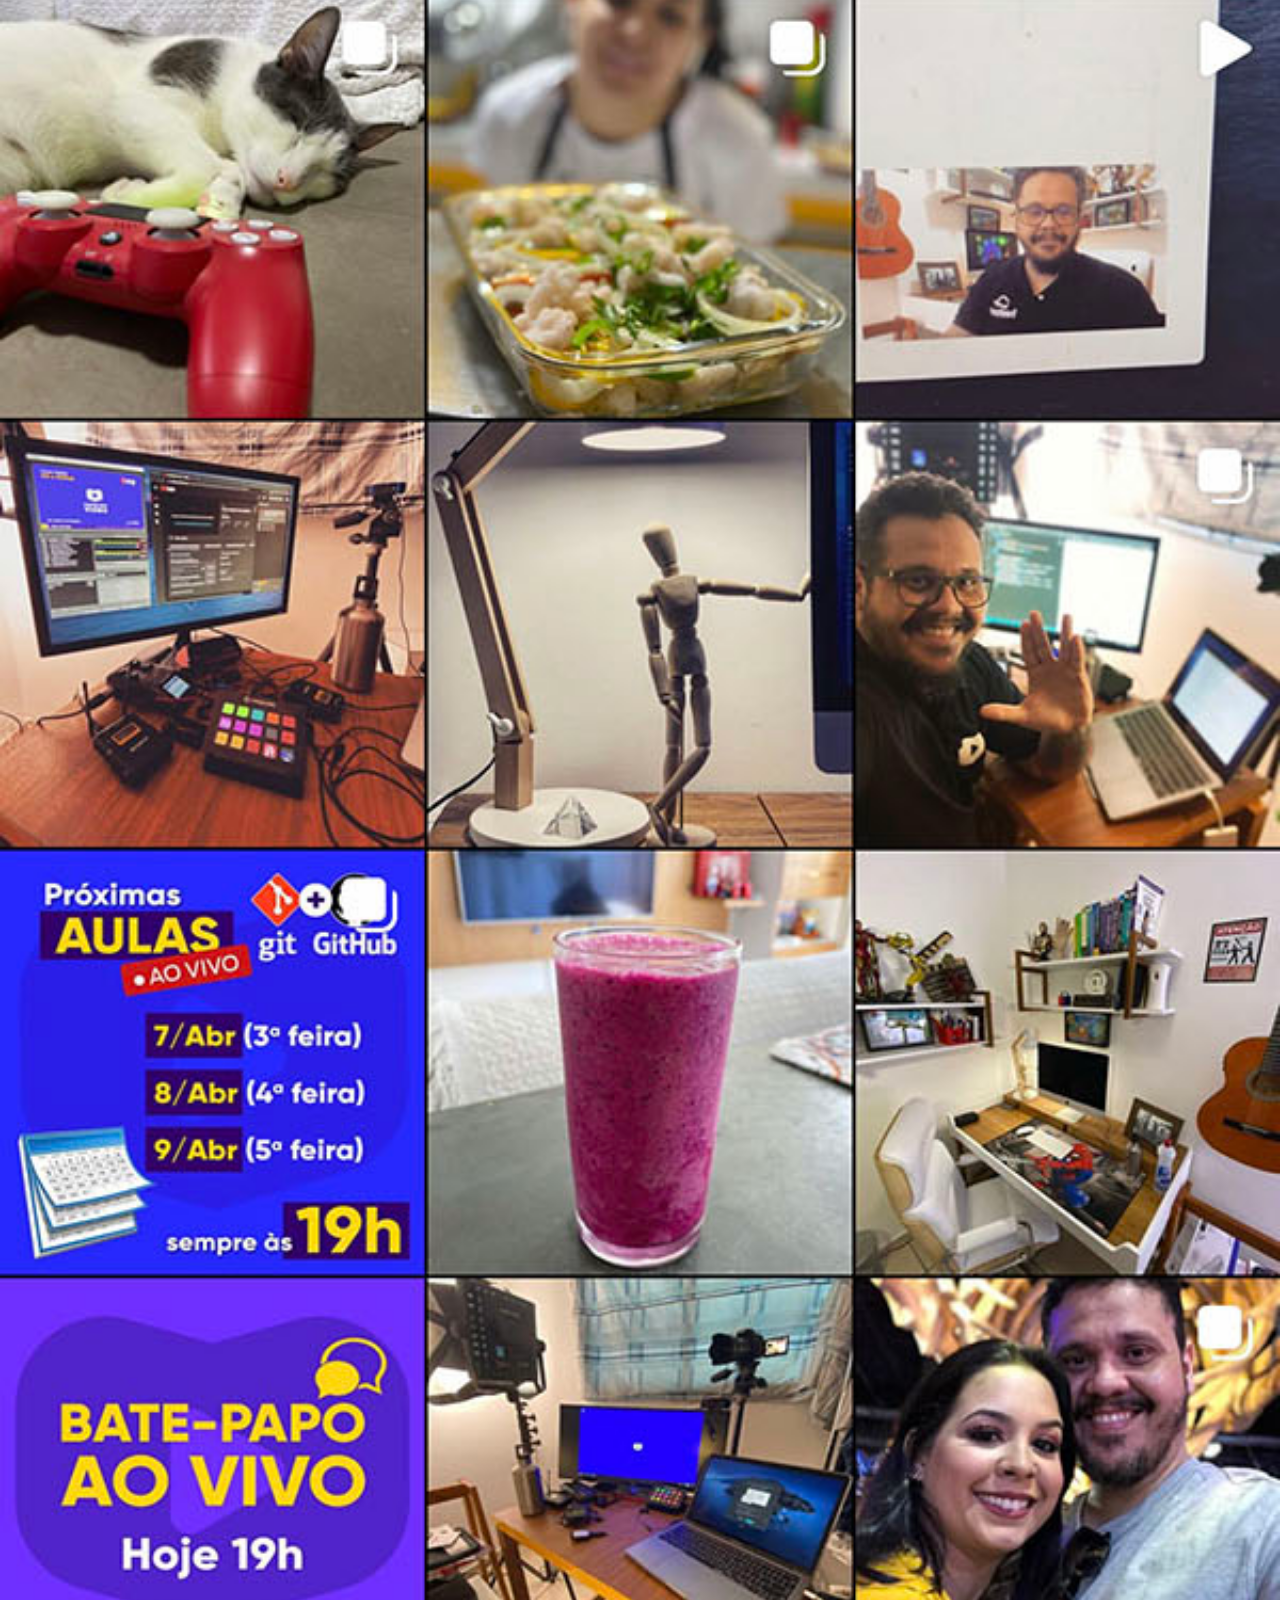
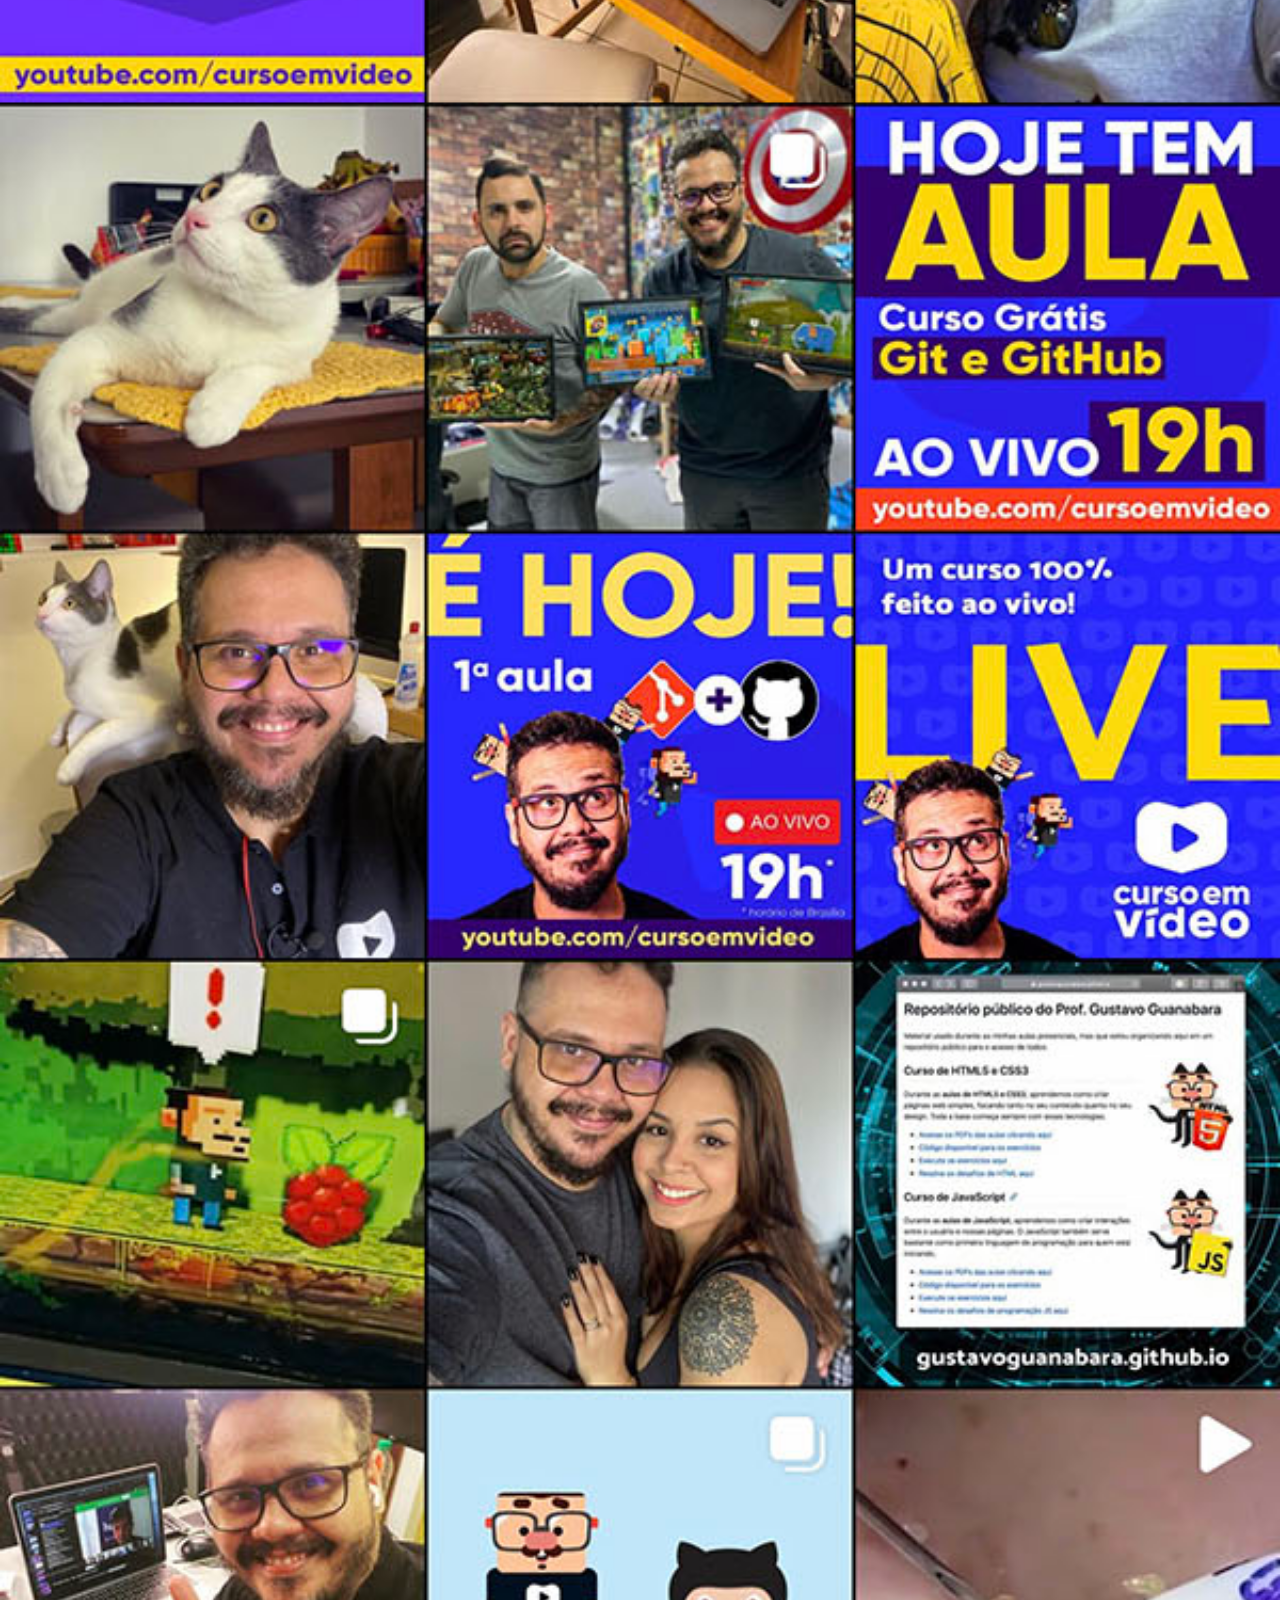
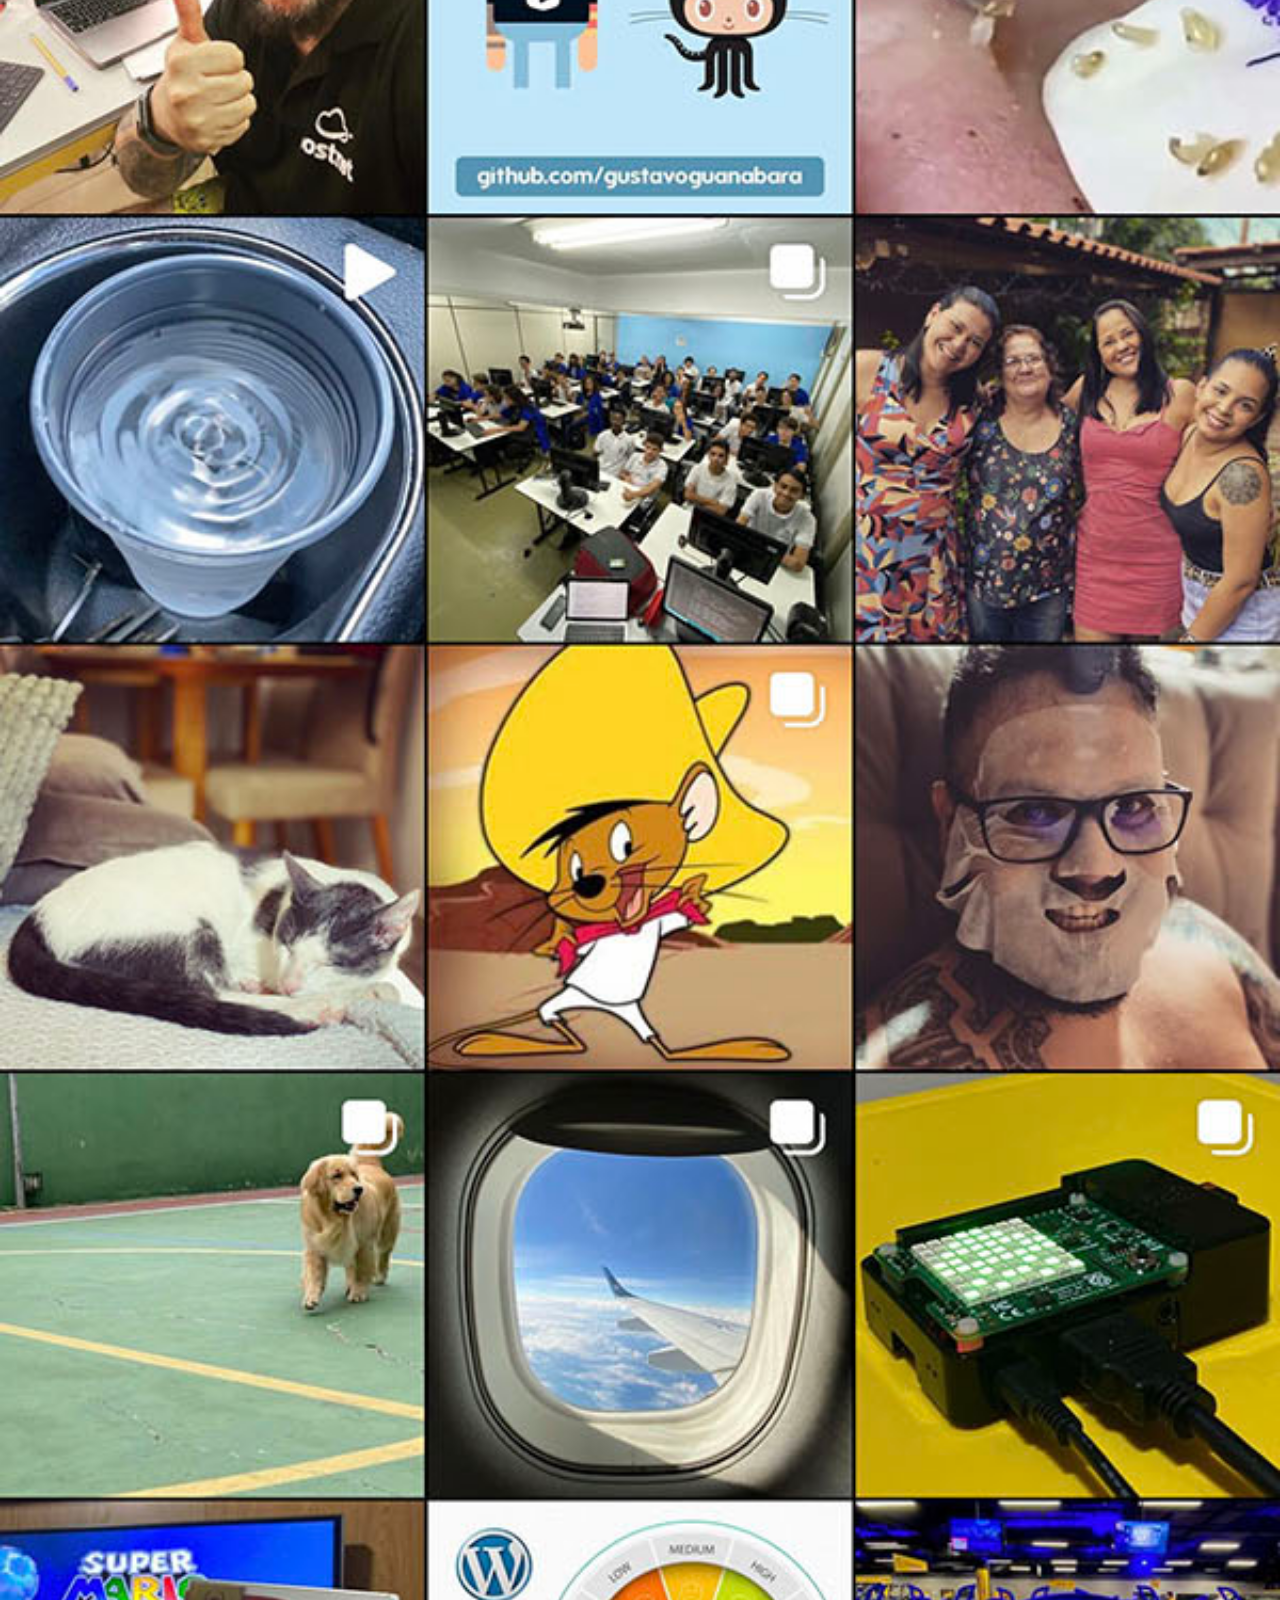
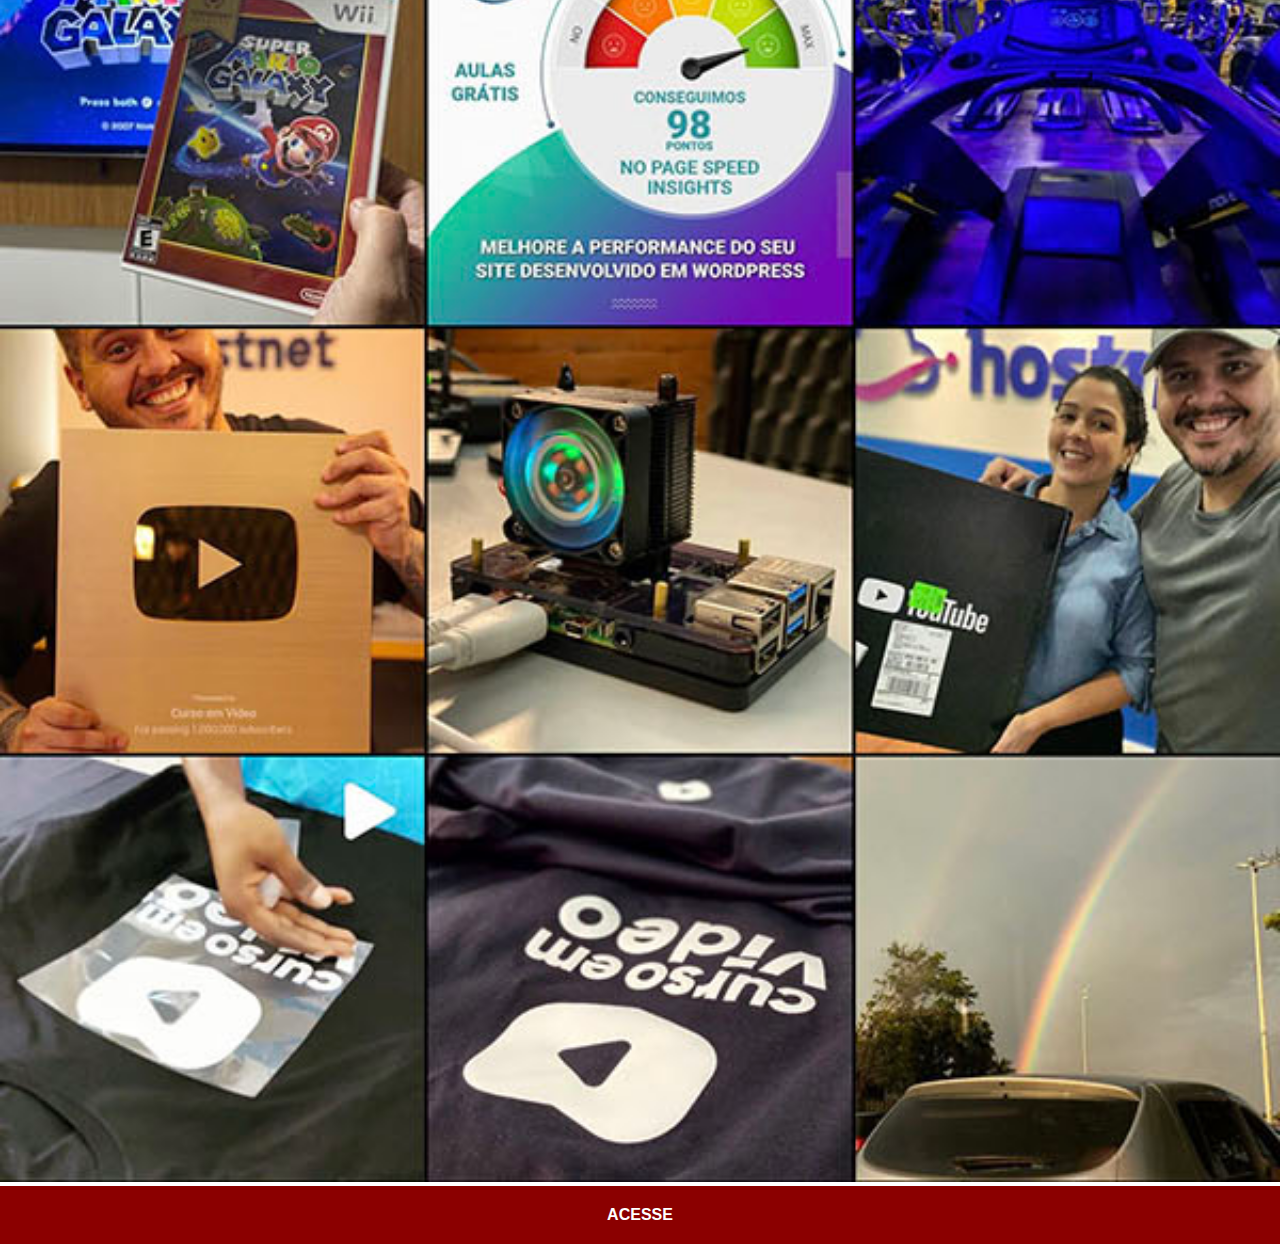
<file: instagram.html>
<!DOCTYPE html>
<html lang="pt-br">
<head>
    <meta charset="UTF-8">
    <meta http-equiv="X-UA-Compatible" content="IE=edge">
    <meta name="viewport" content="width=device-width, initial-scale=1.0">
    <title>Youtube</title>
    <link rel="stylesheet" href="estilos/social.css">
</head>
<body>
    <img src="imagens/tela-instagram.jpg" alt="instagram">
    <a href="https://www.instagram.com/cursoemvideo/" target="_blank">ACESSE</a>
</body>
</html>
</file>
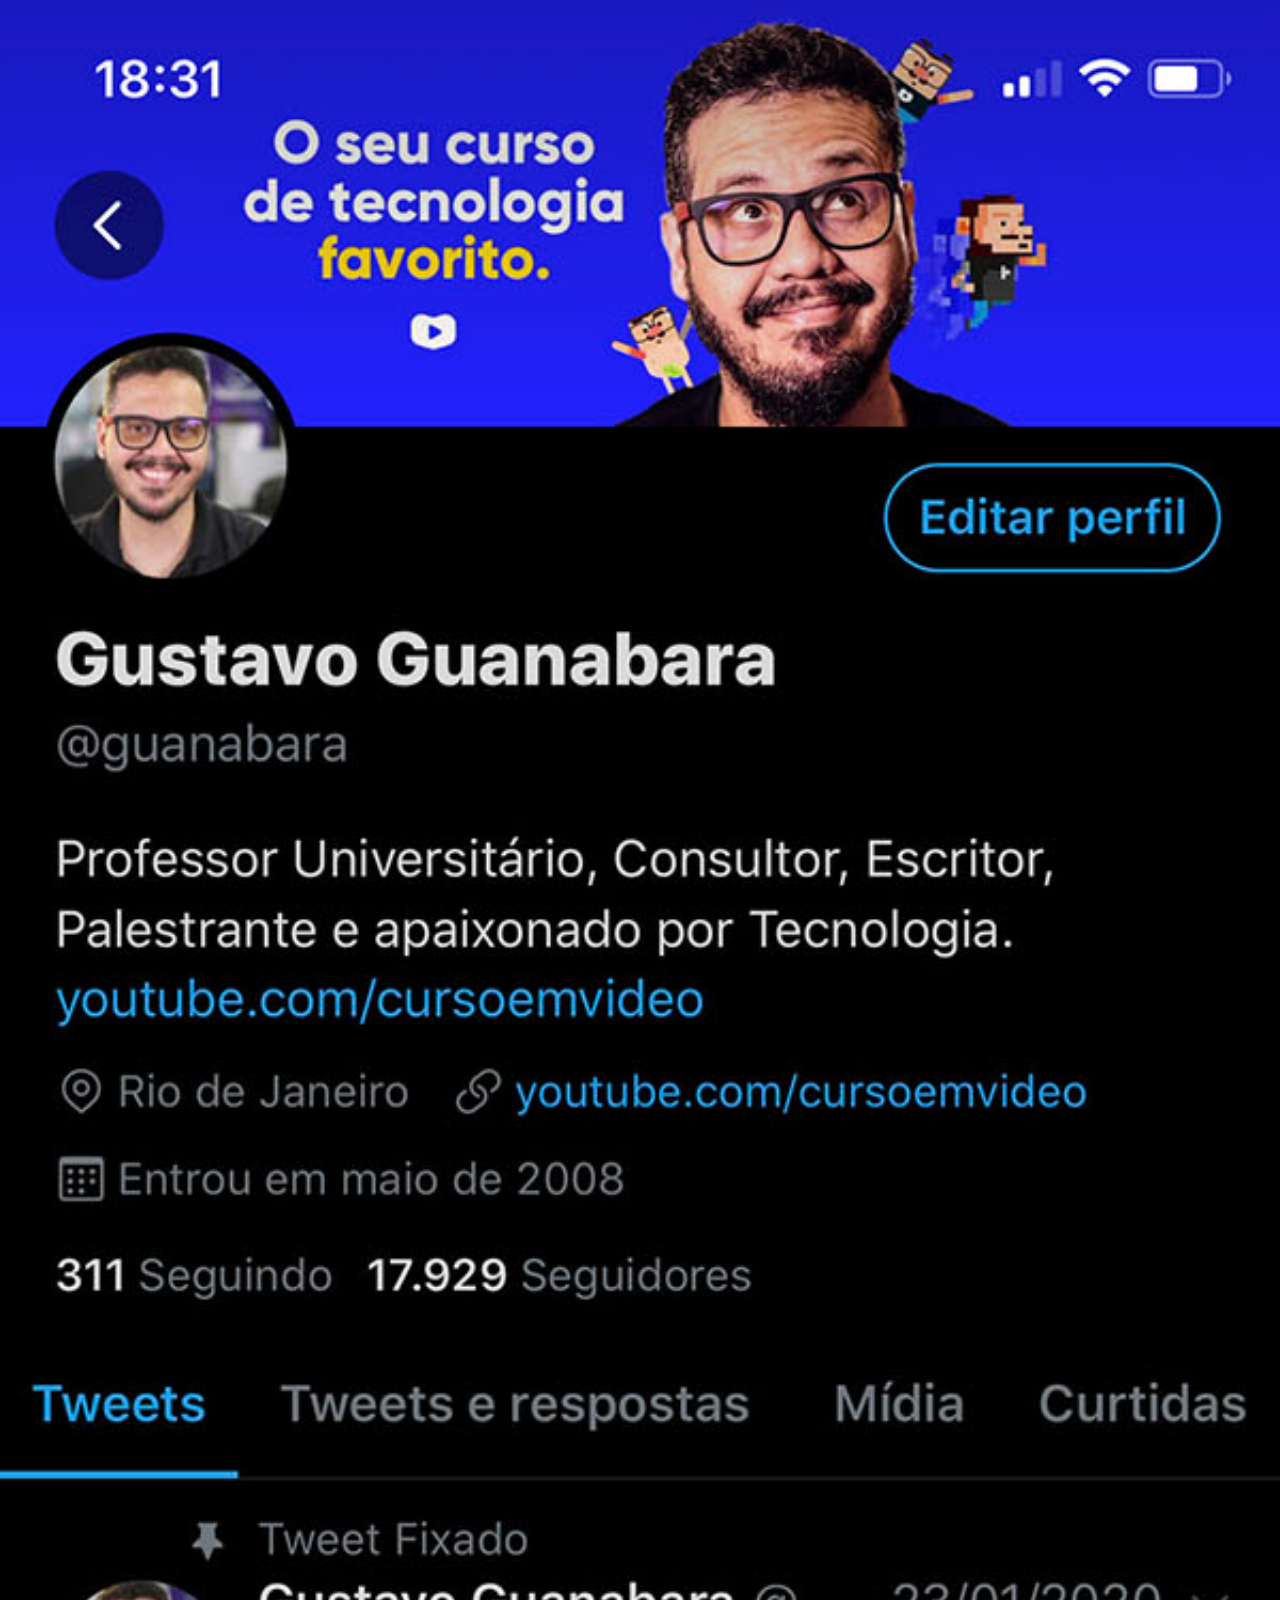
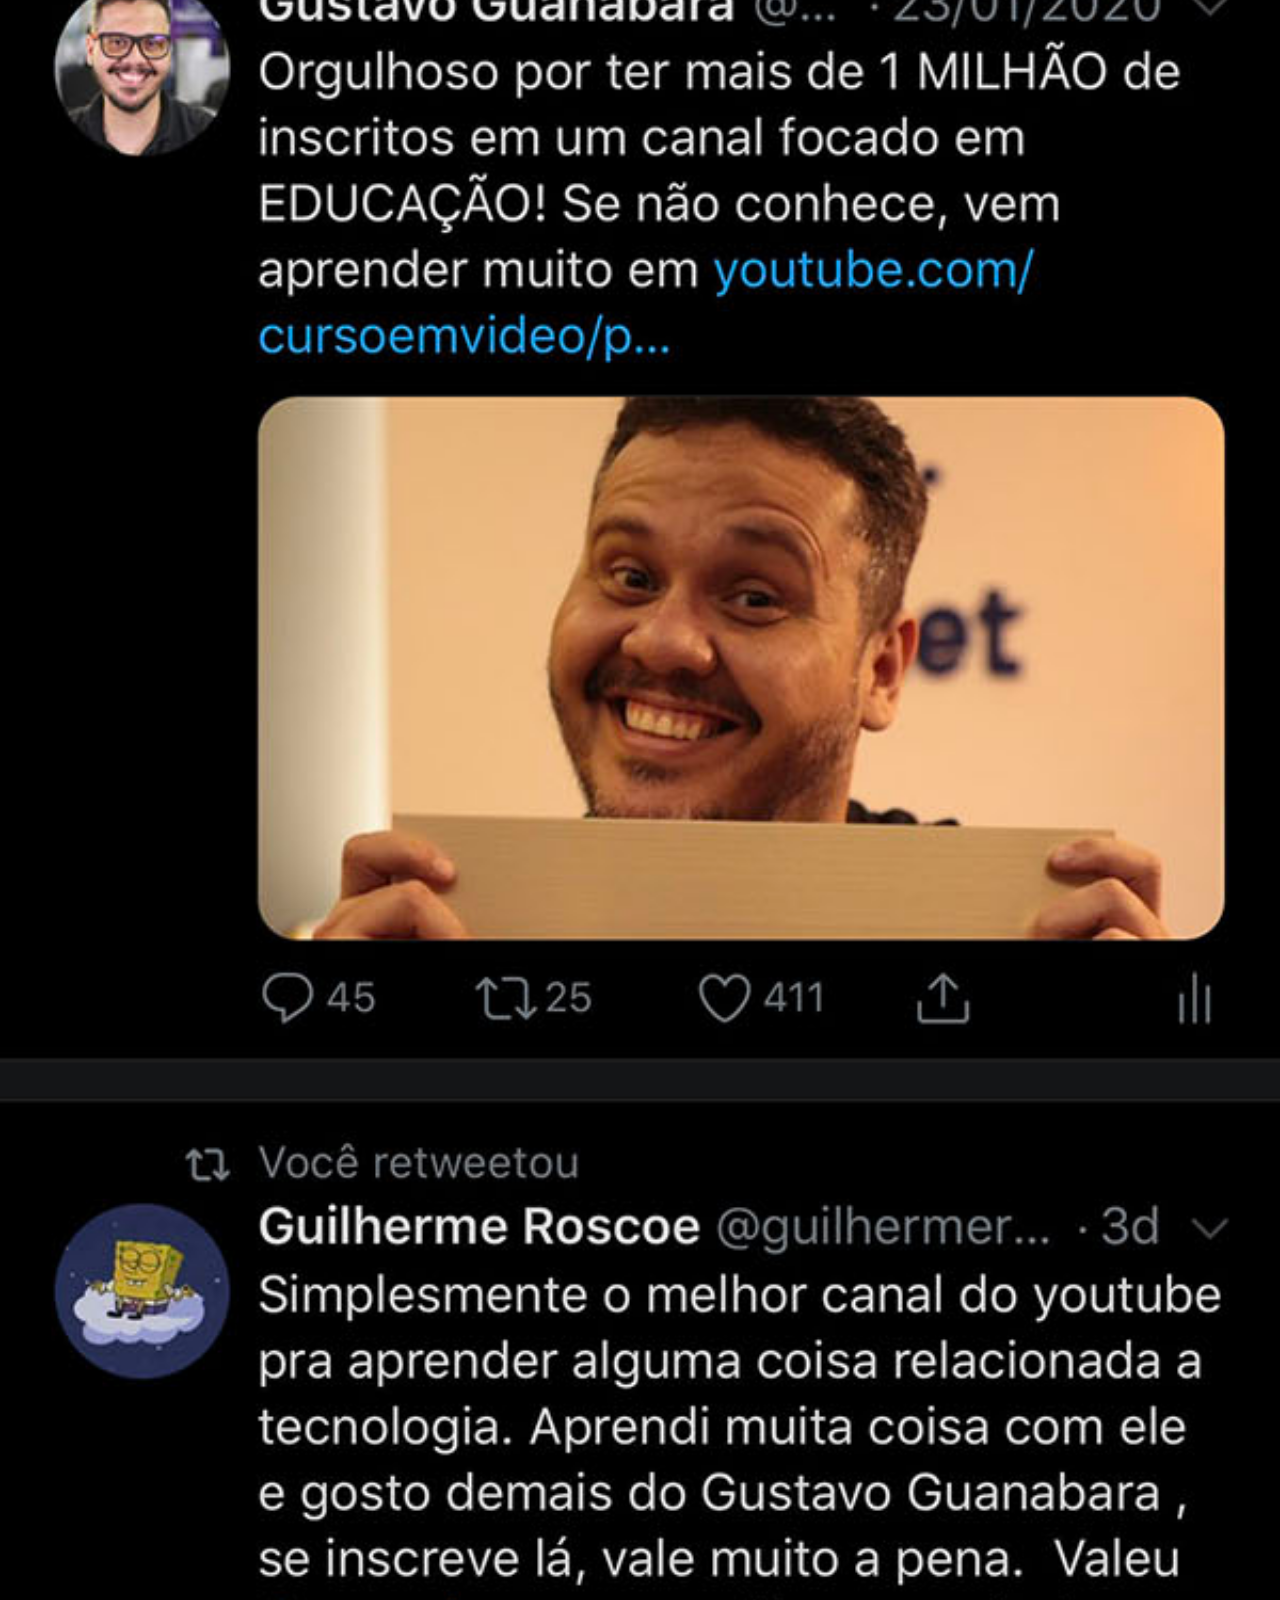
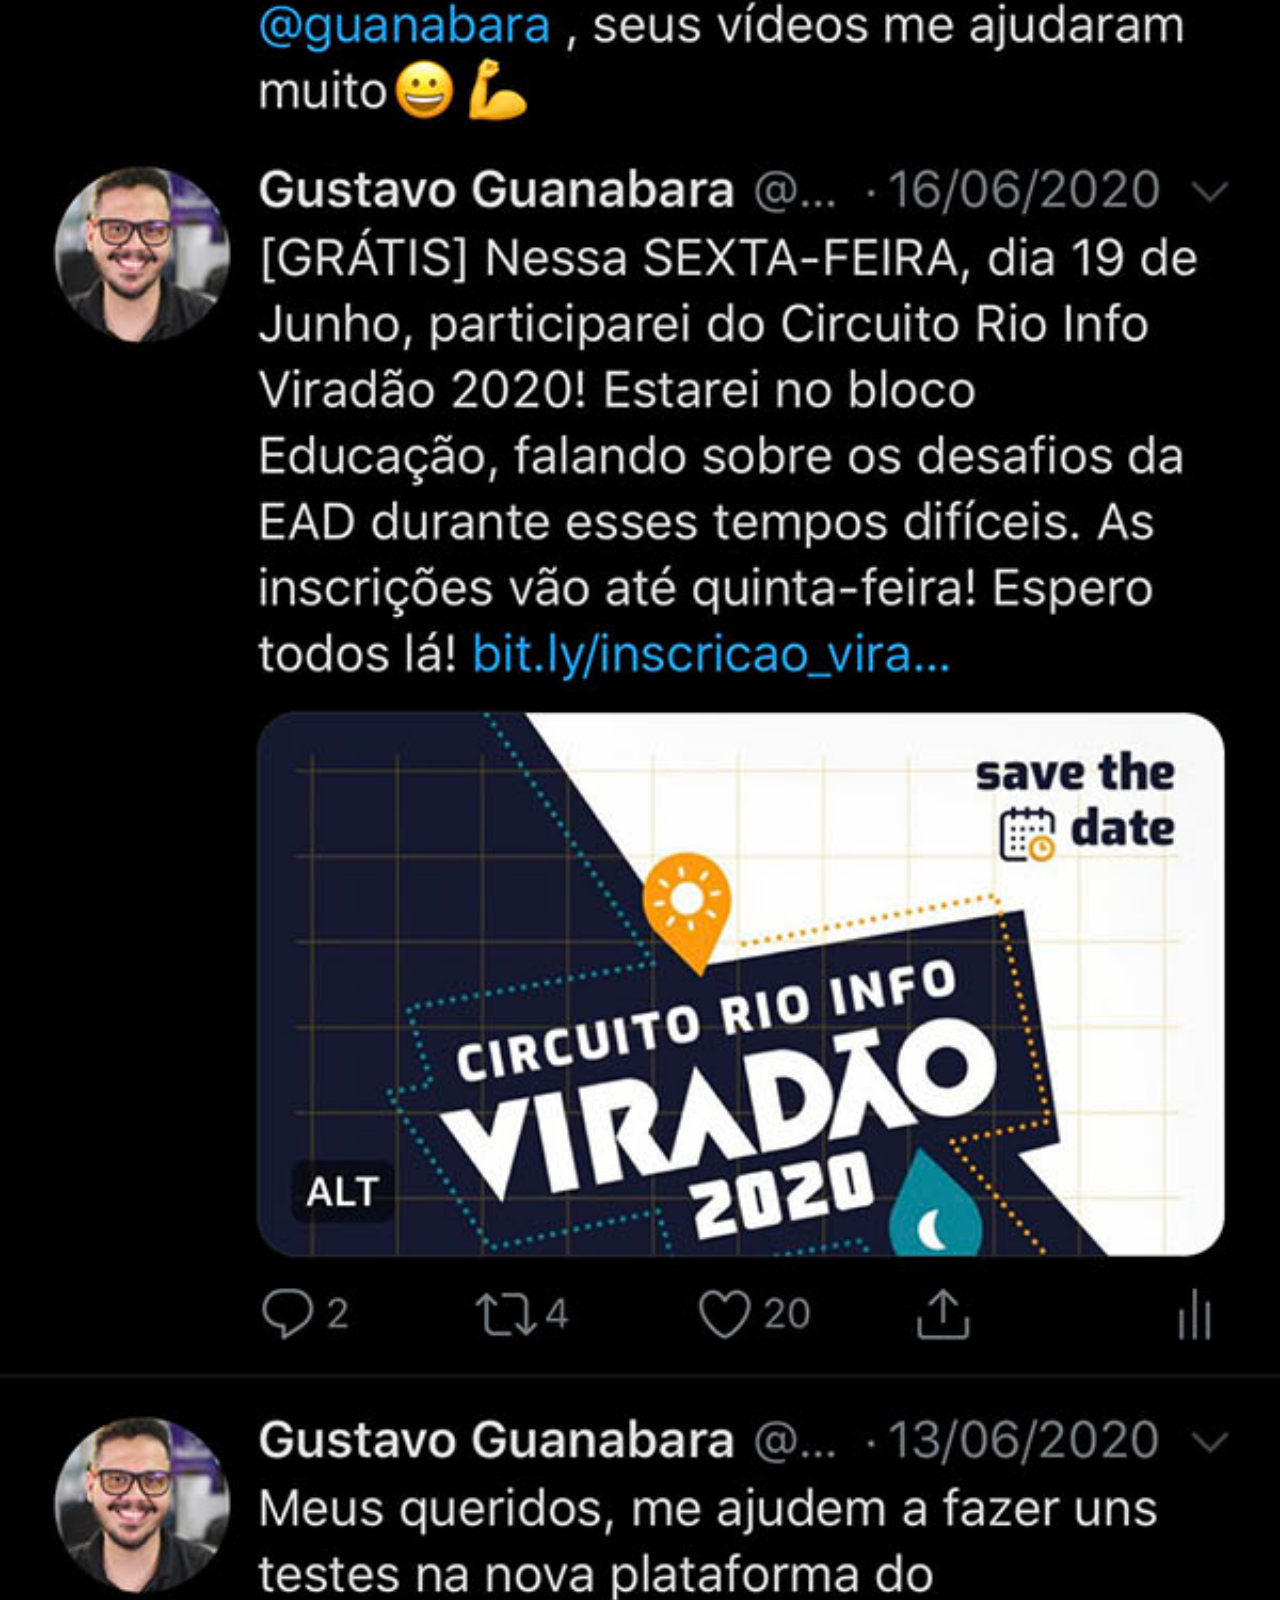
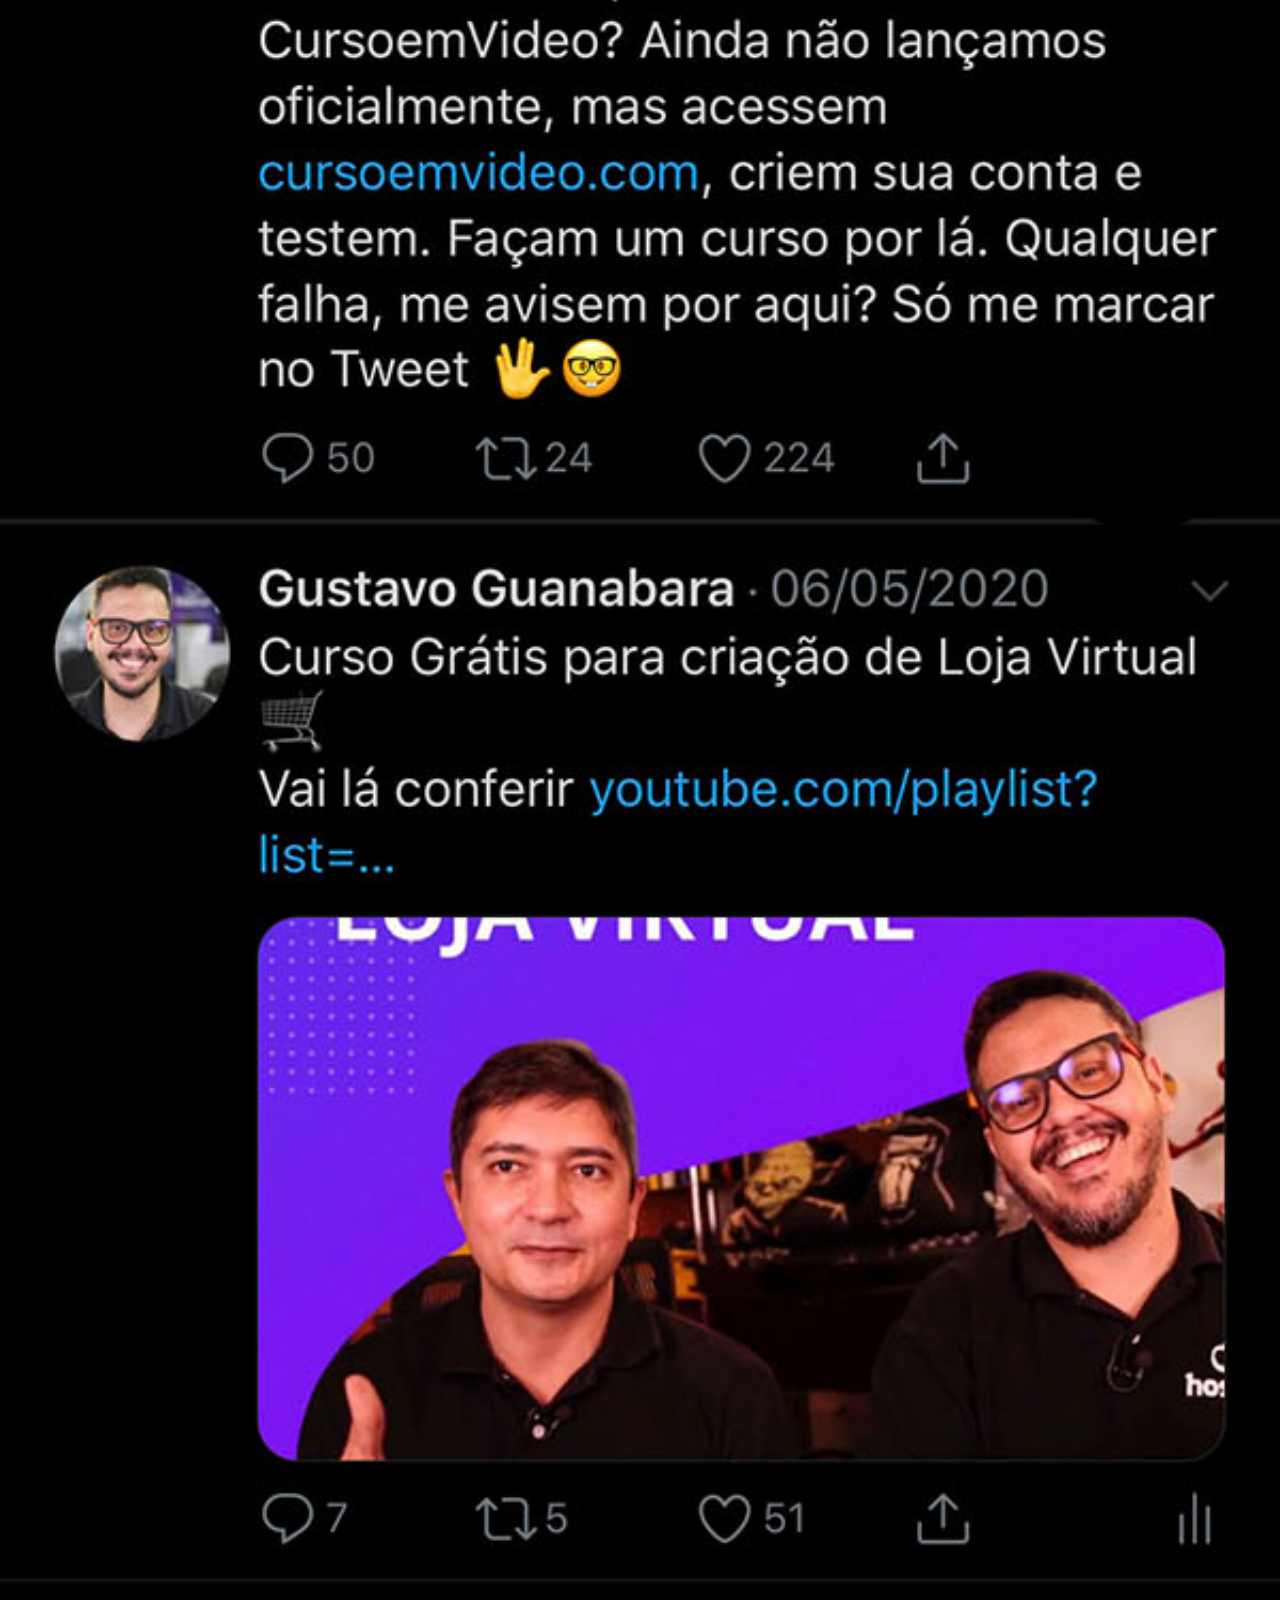
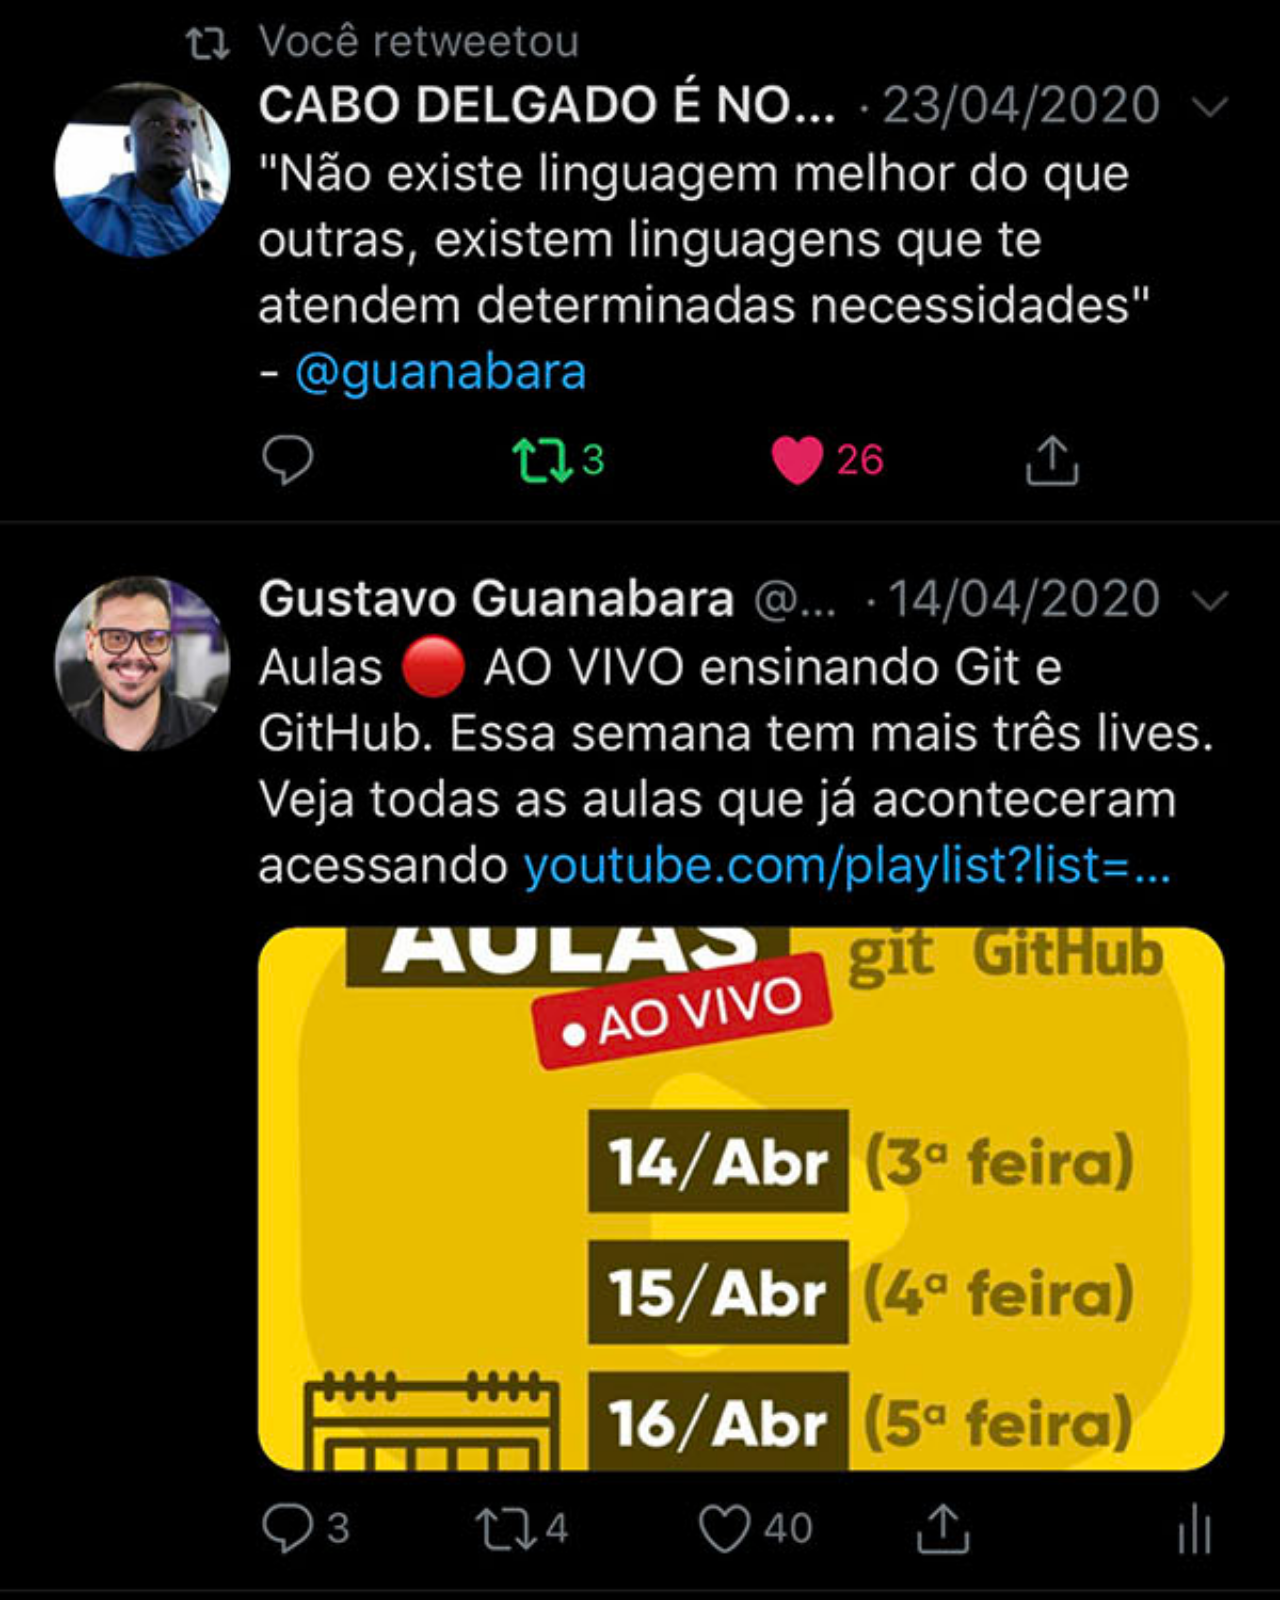
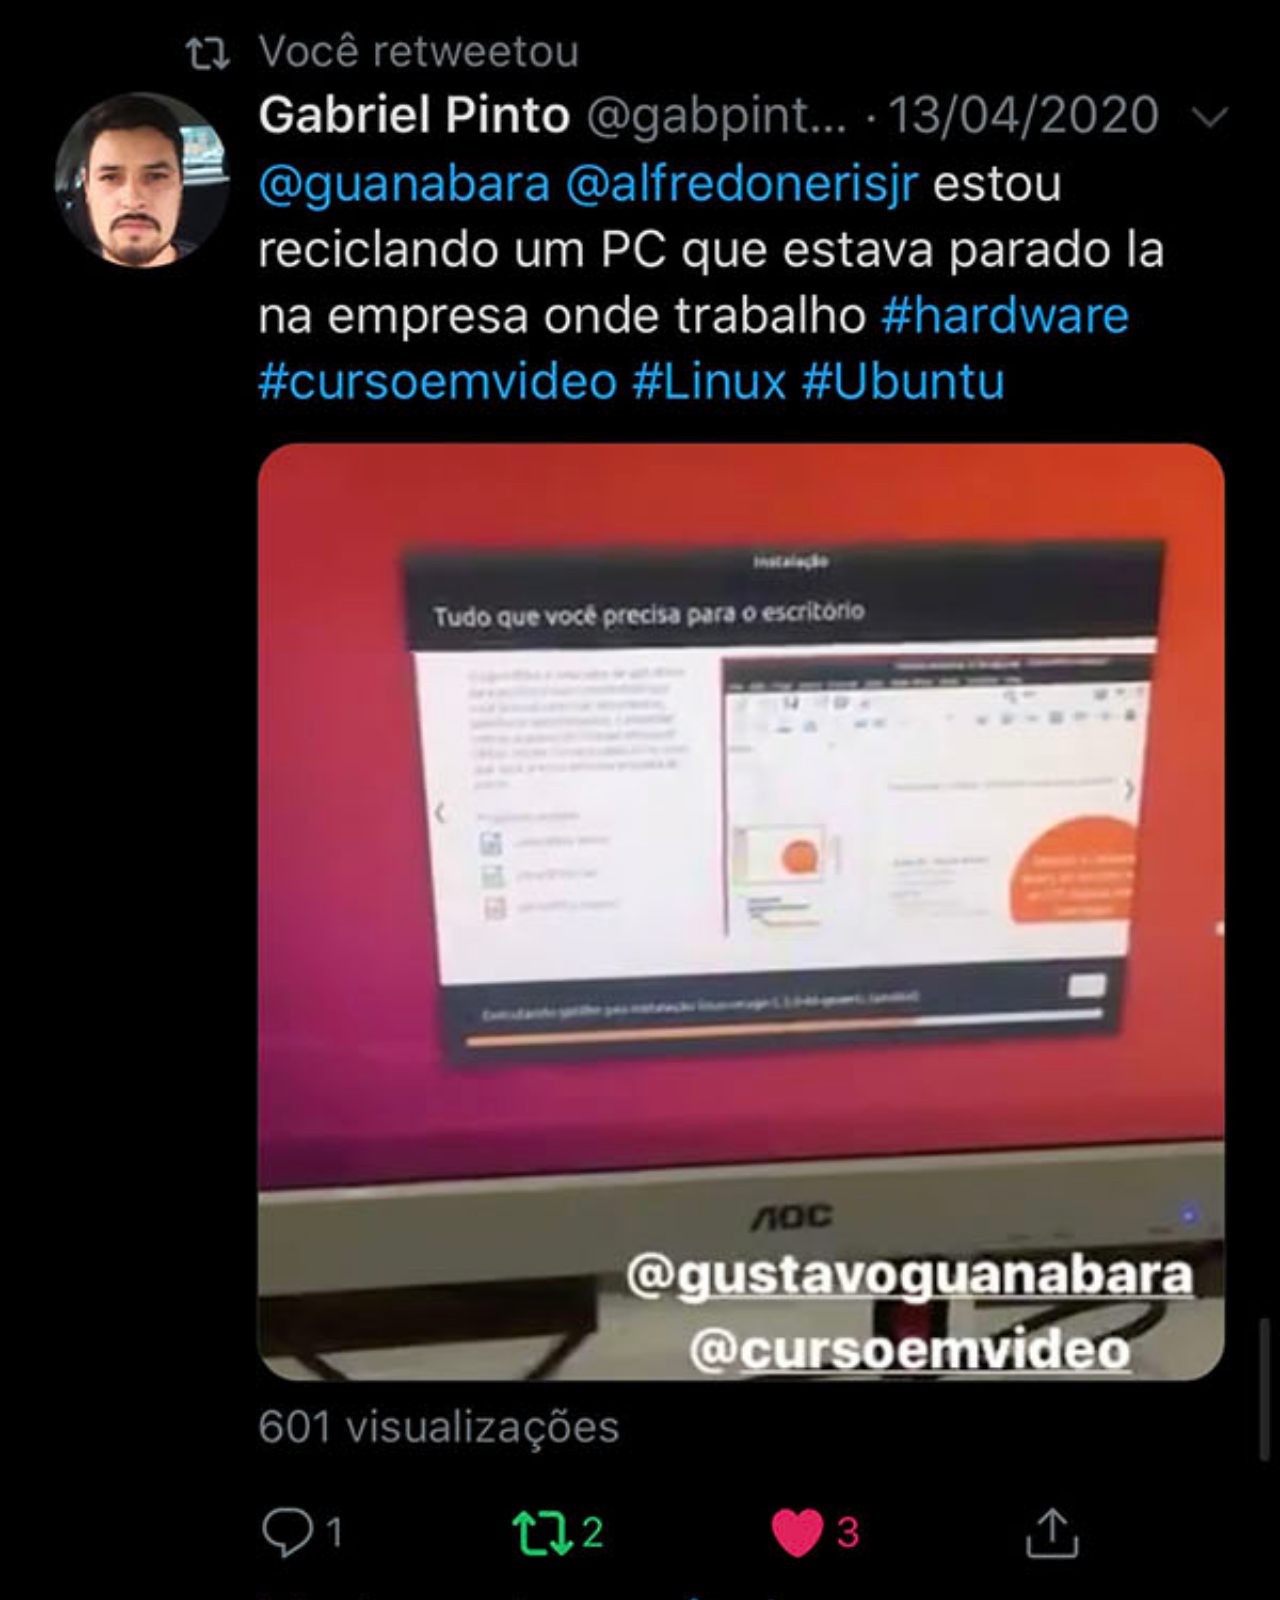
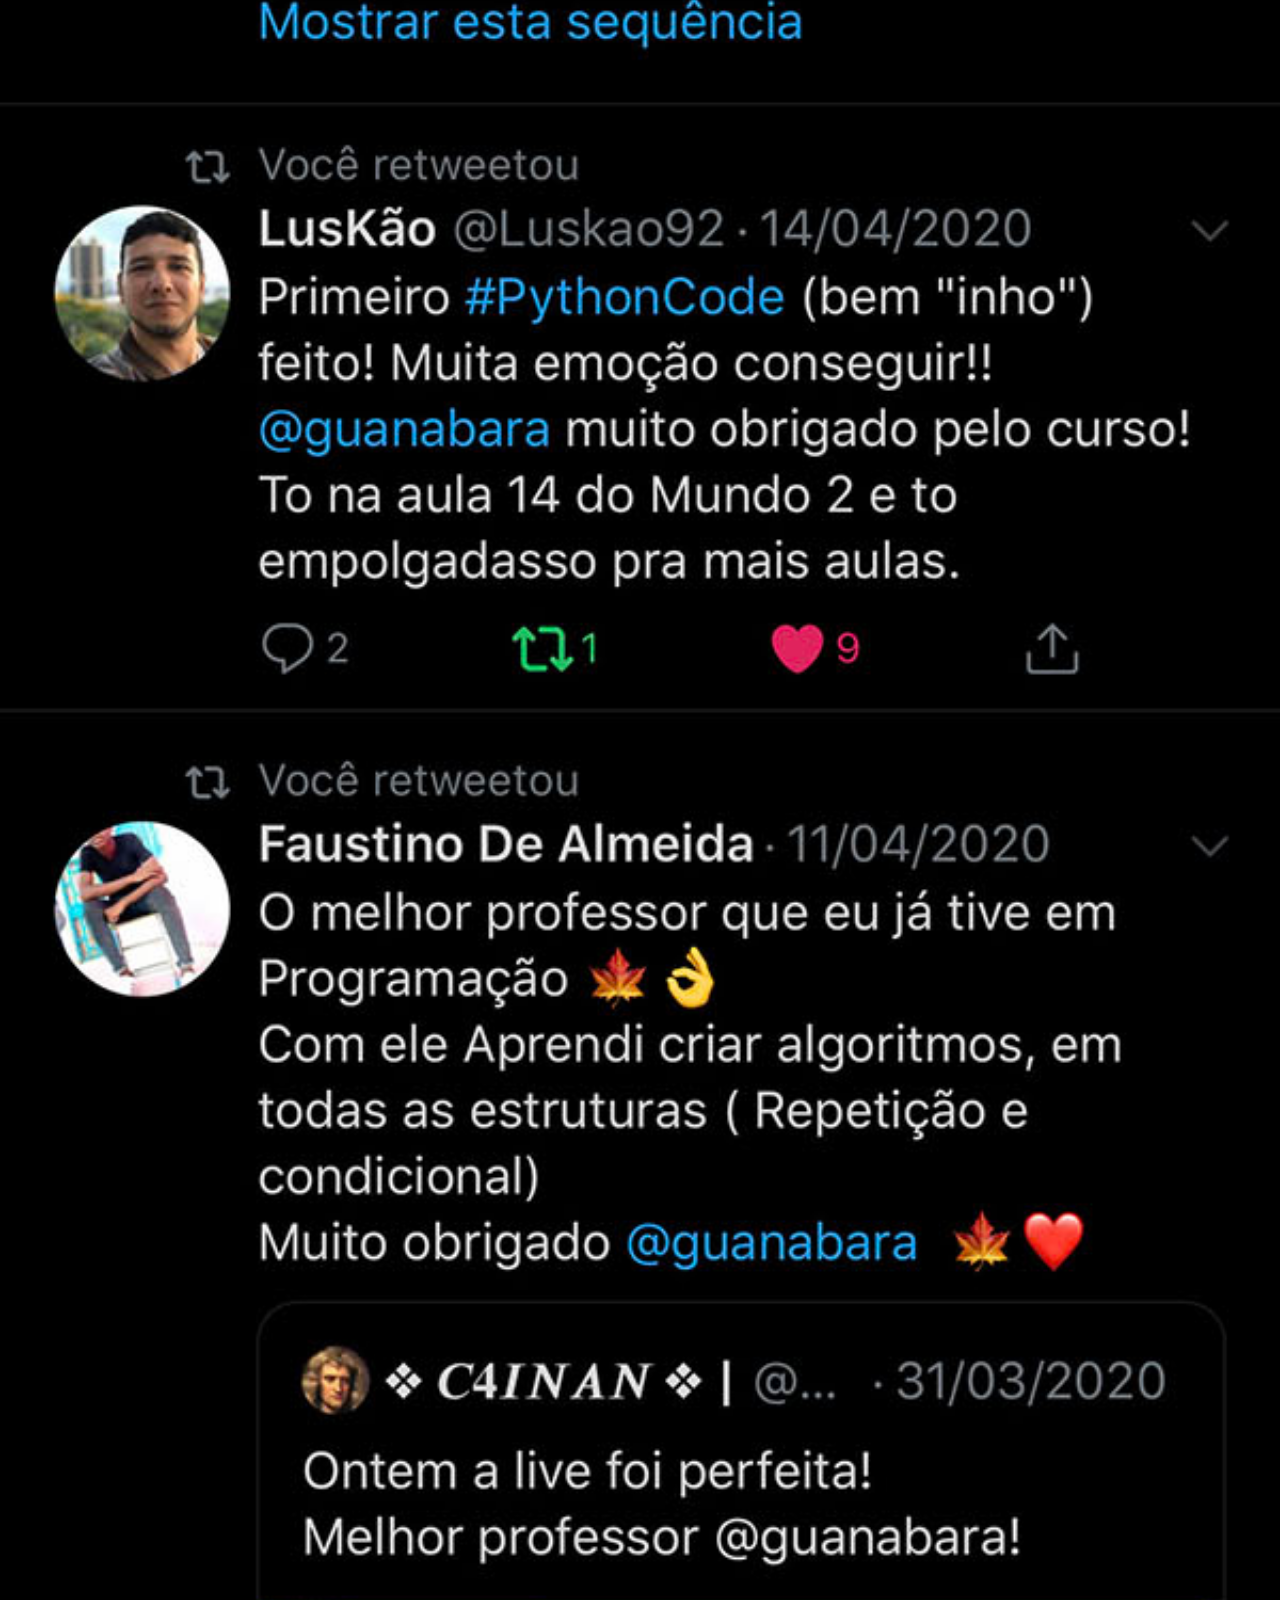
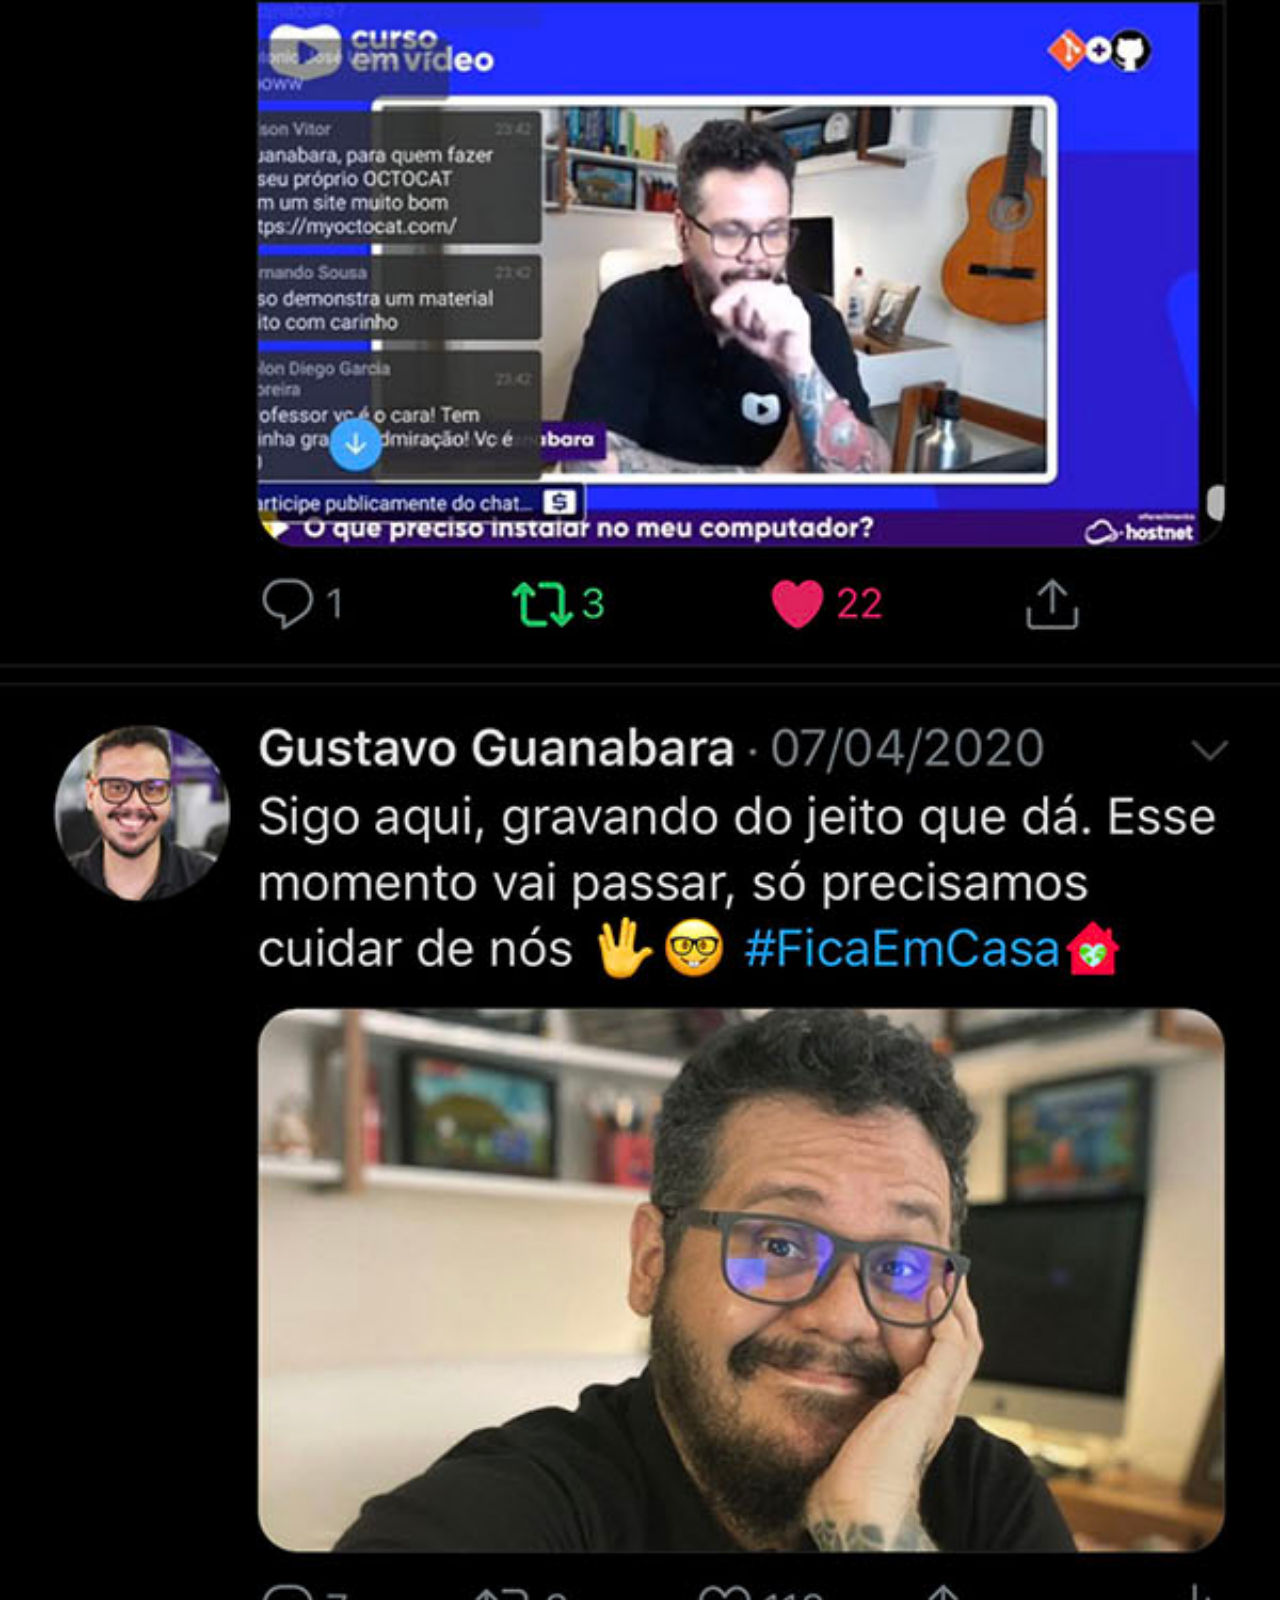
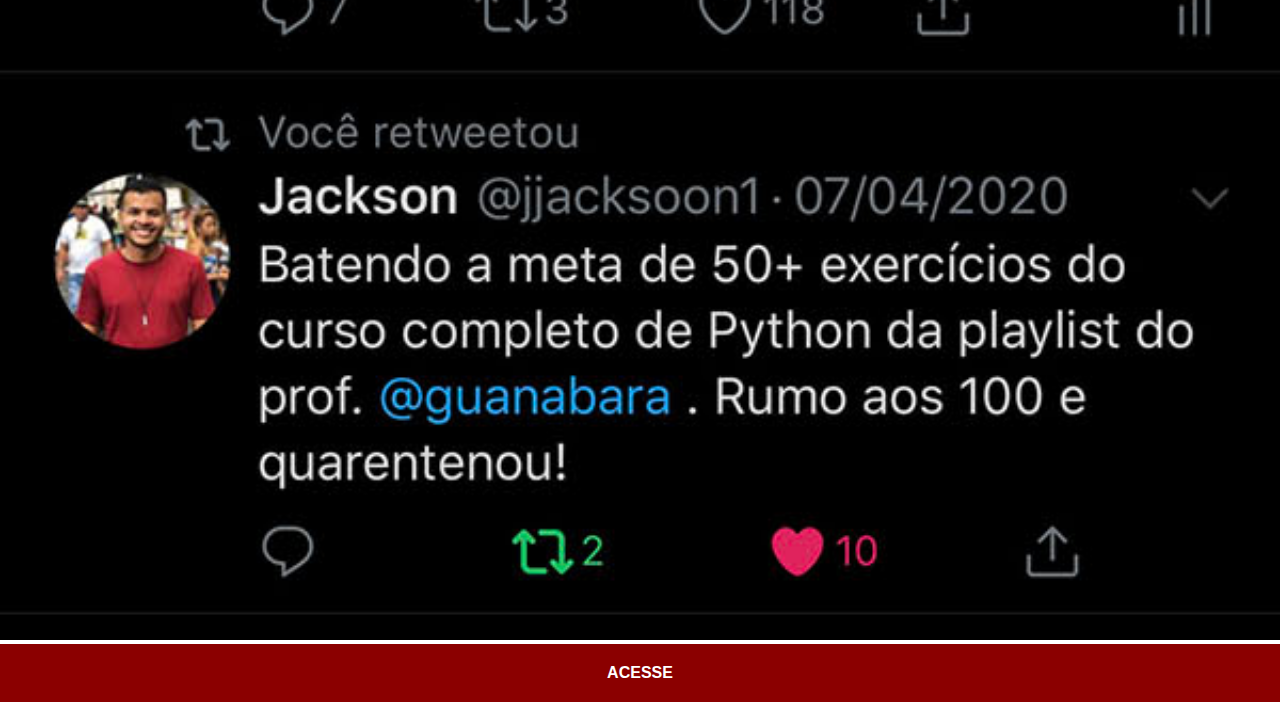
<file: twitter.html>
<!DOCTYPE html>
<html lang="pt-br">
<head>
    <meta charset="UTF-8">
    <meta http-equiv="X-UA-Compatible" content="IE=edge">
    <meta name="viewport" content="width=device-width, initial-scale=1.0">
    <title>Youtube</title>
    <link rel="stylesheet" href="estilos/social.css">
</head>
<body>
    <img src="imagens/tela-twitter.jpg" alt="twitter">
    <a href="https://twitter.com/guanabara" target="_blank">ACESSE</a>
</body>
</html>
</file>
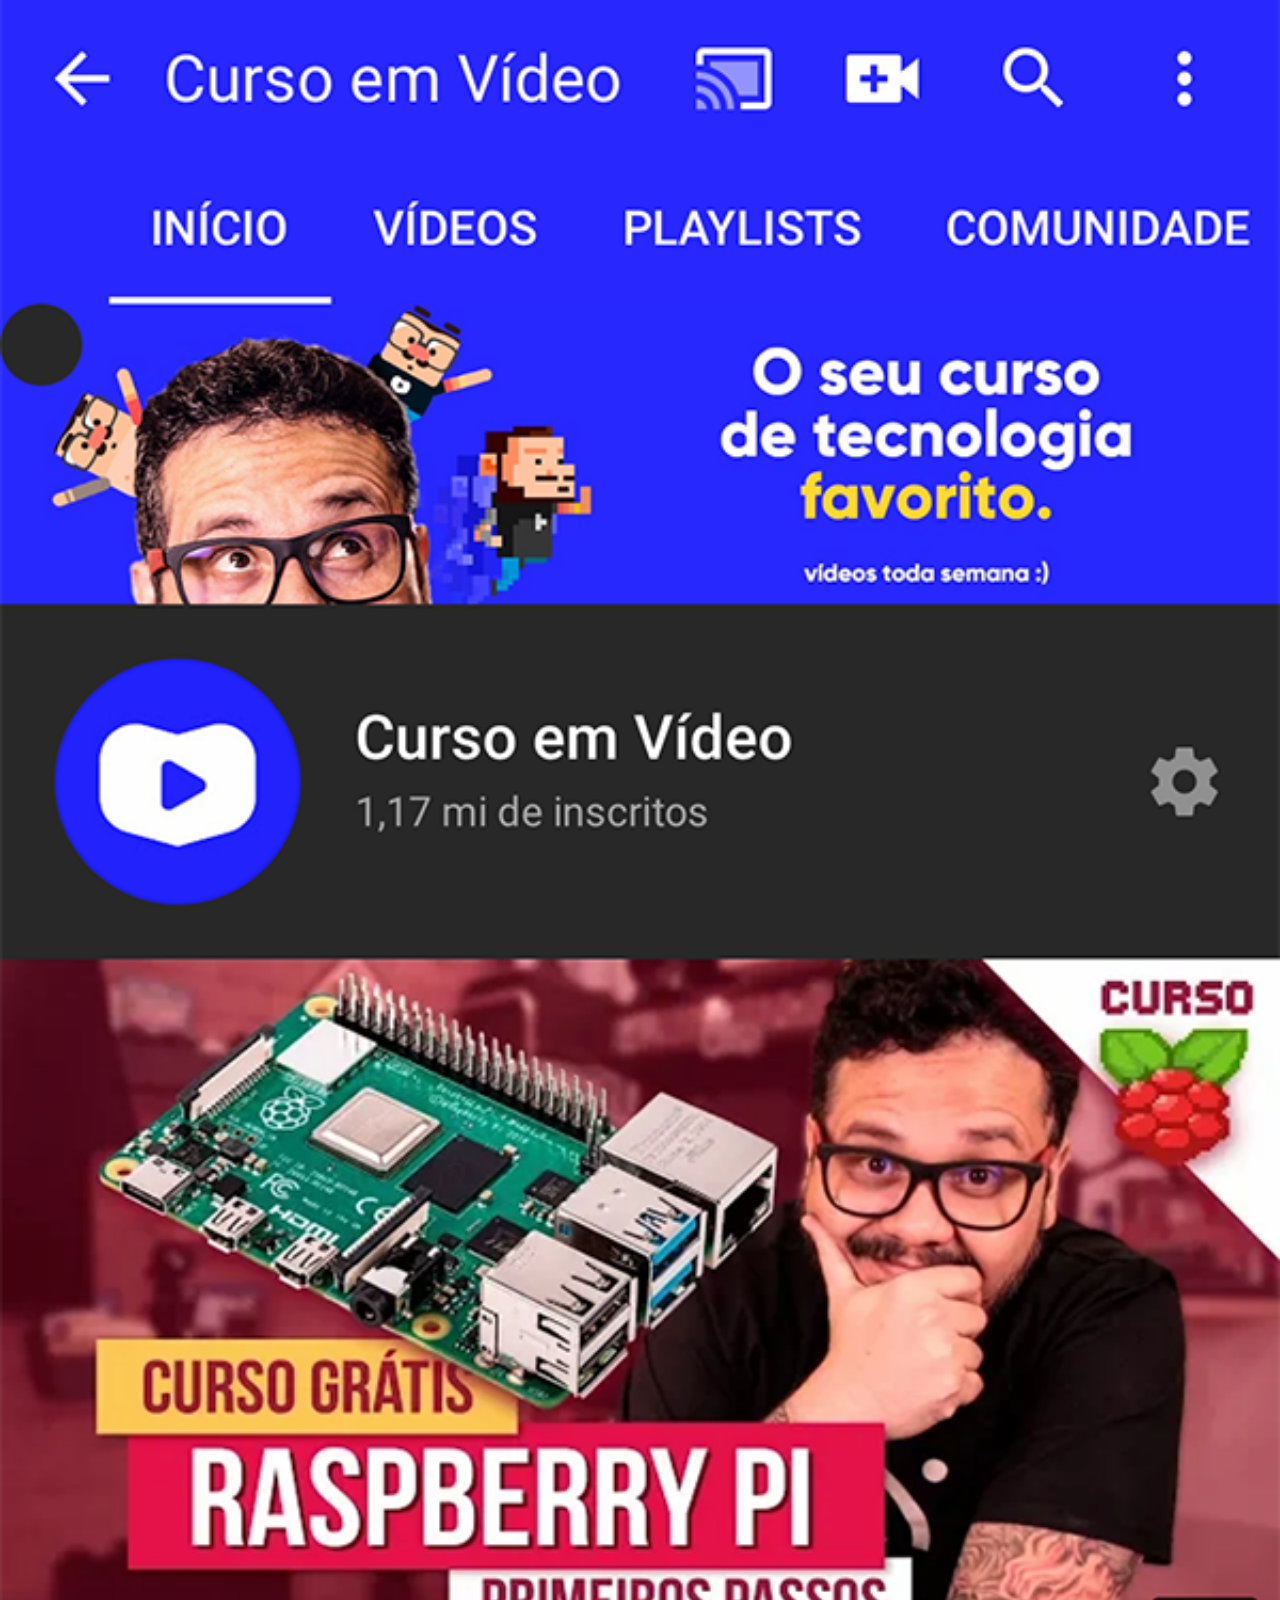
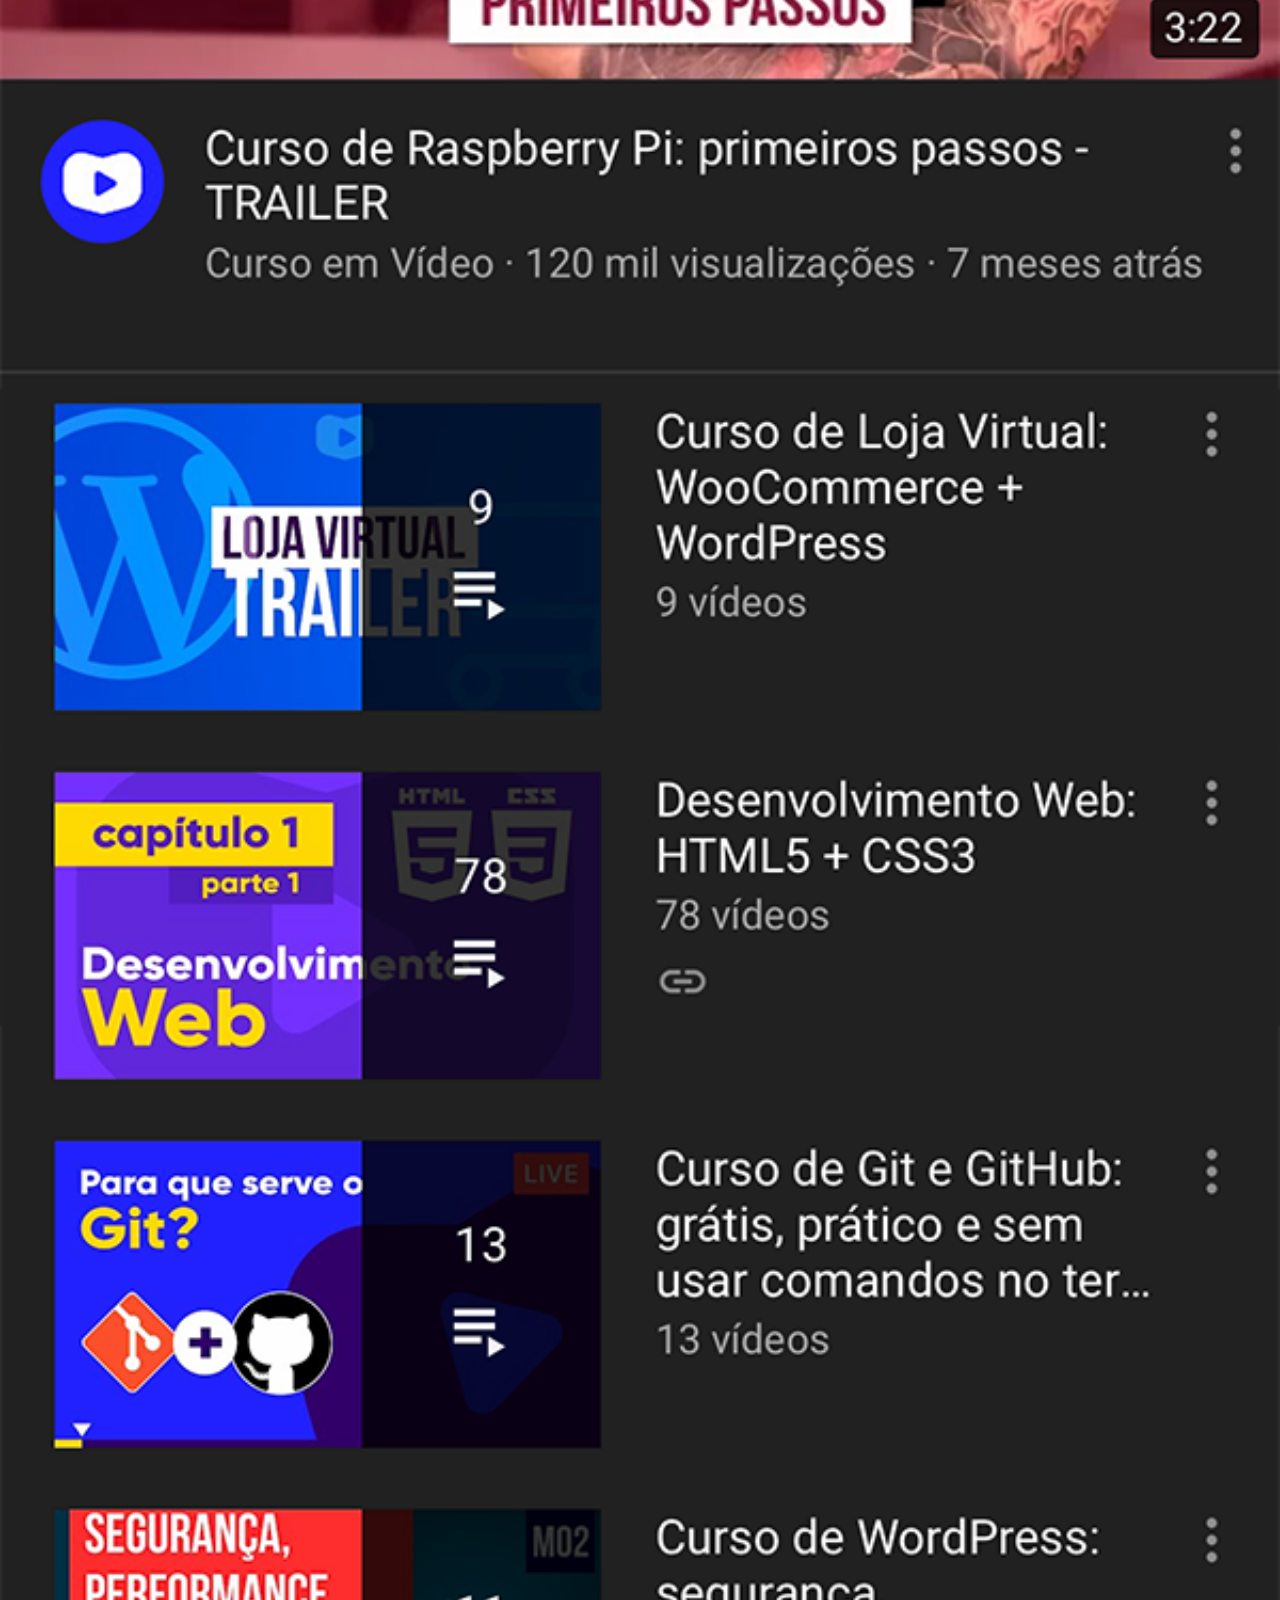
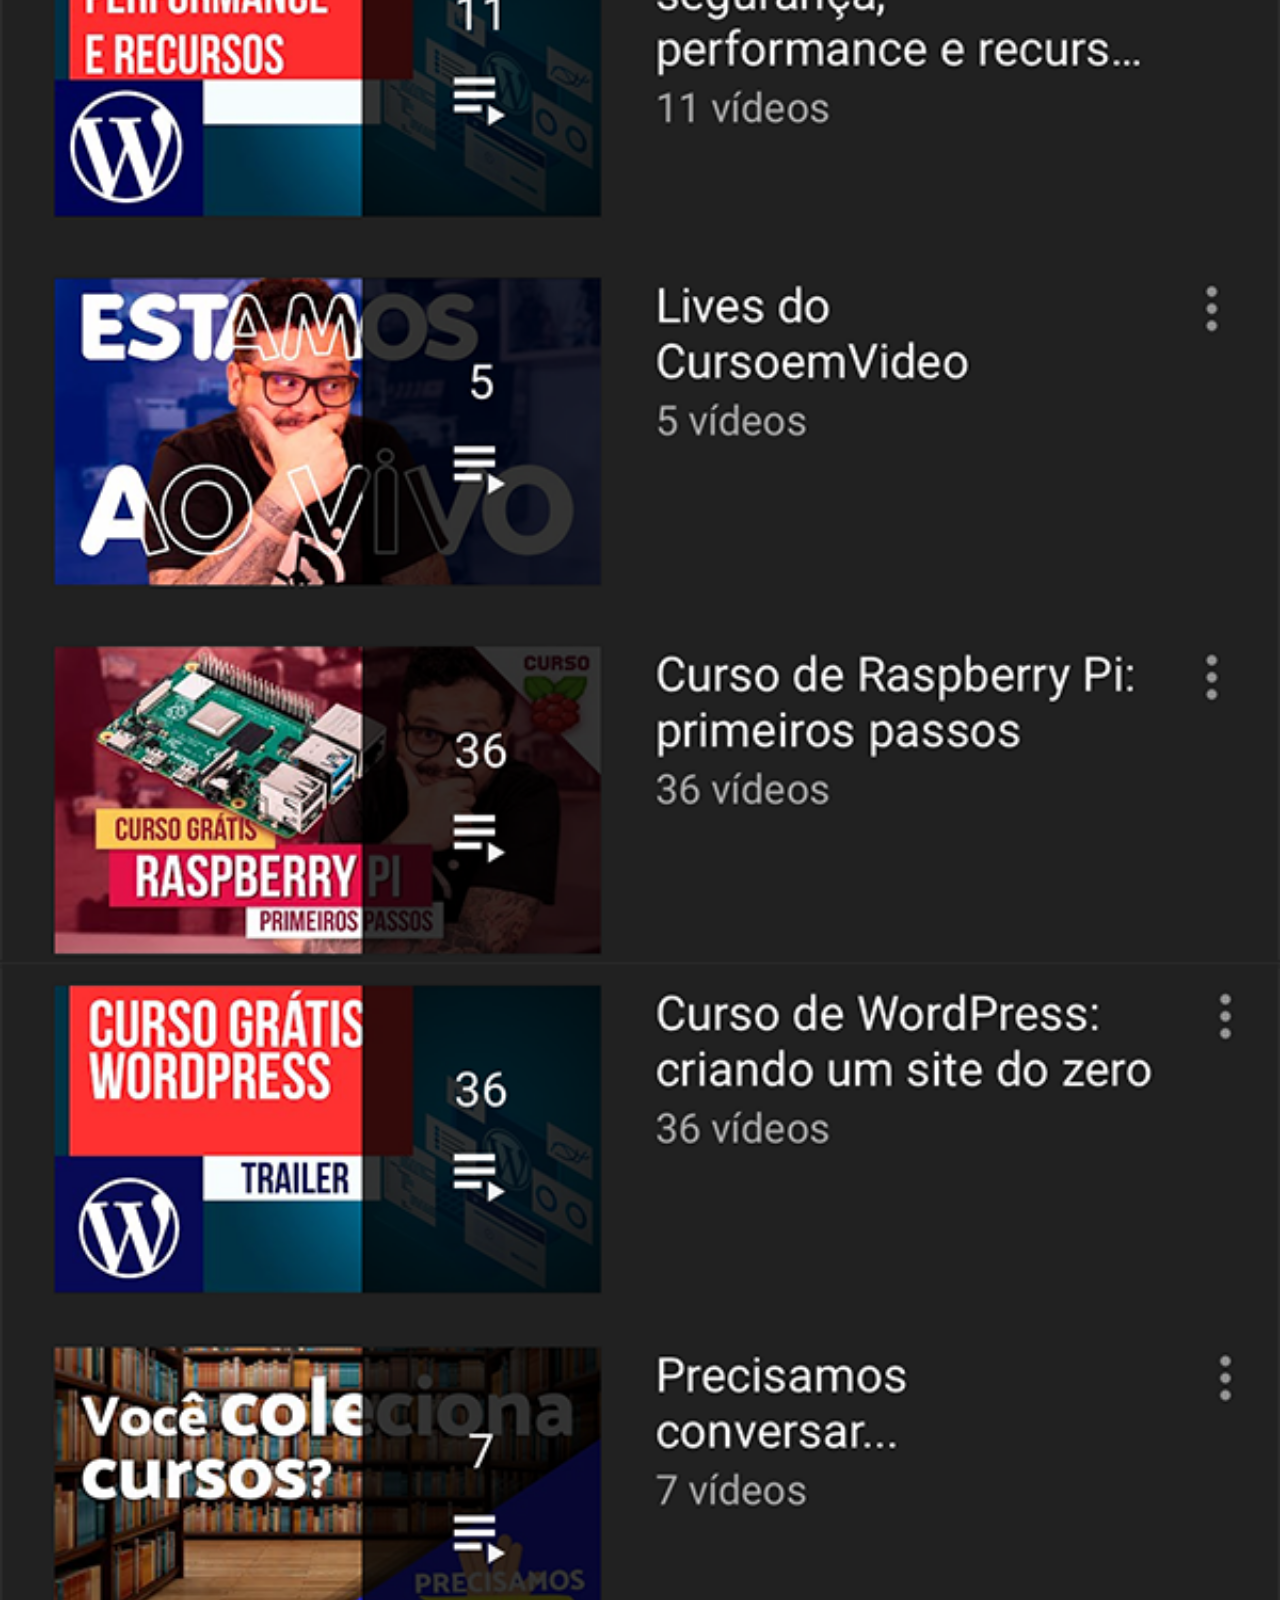
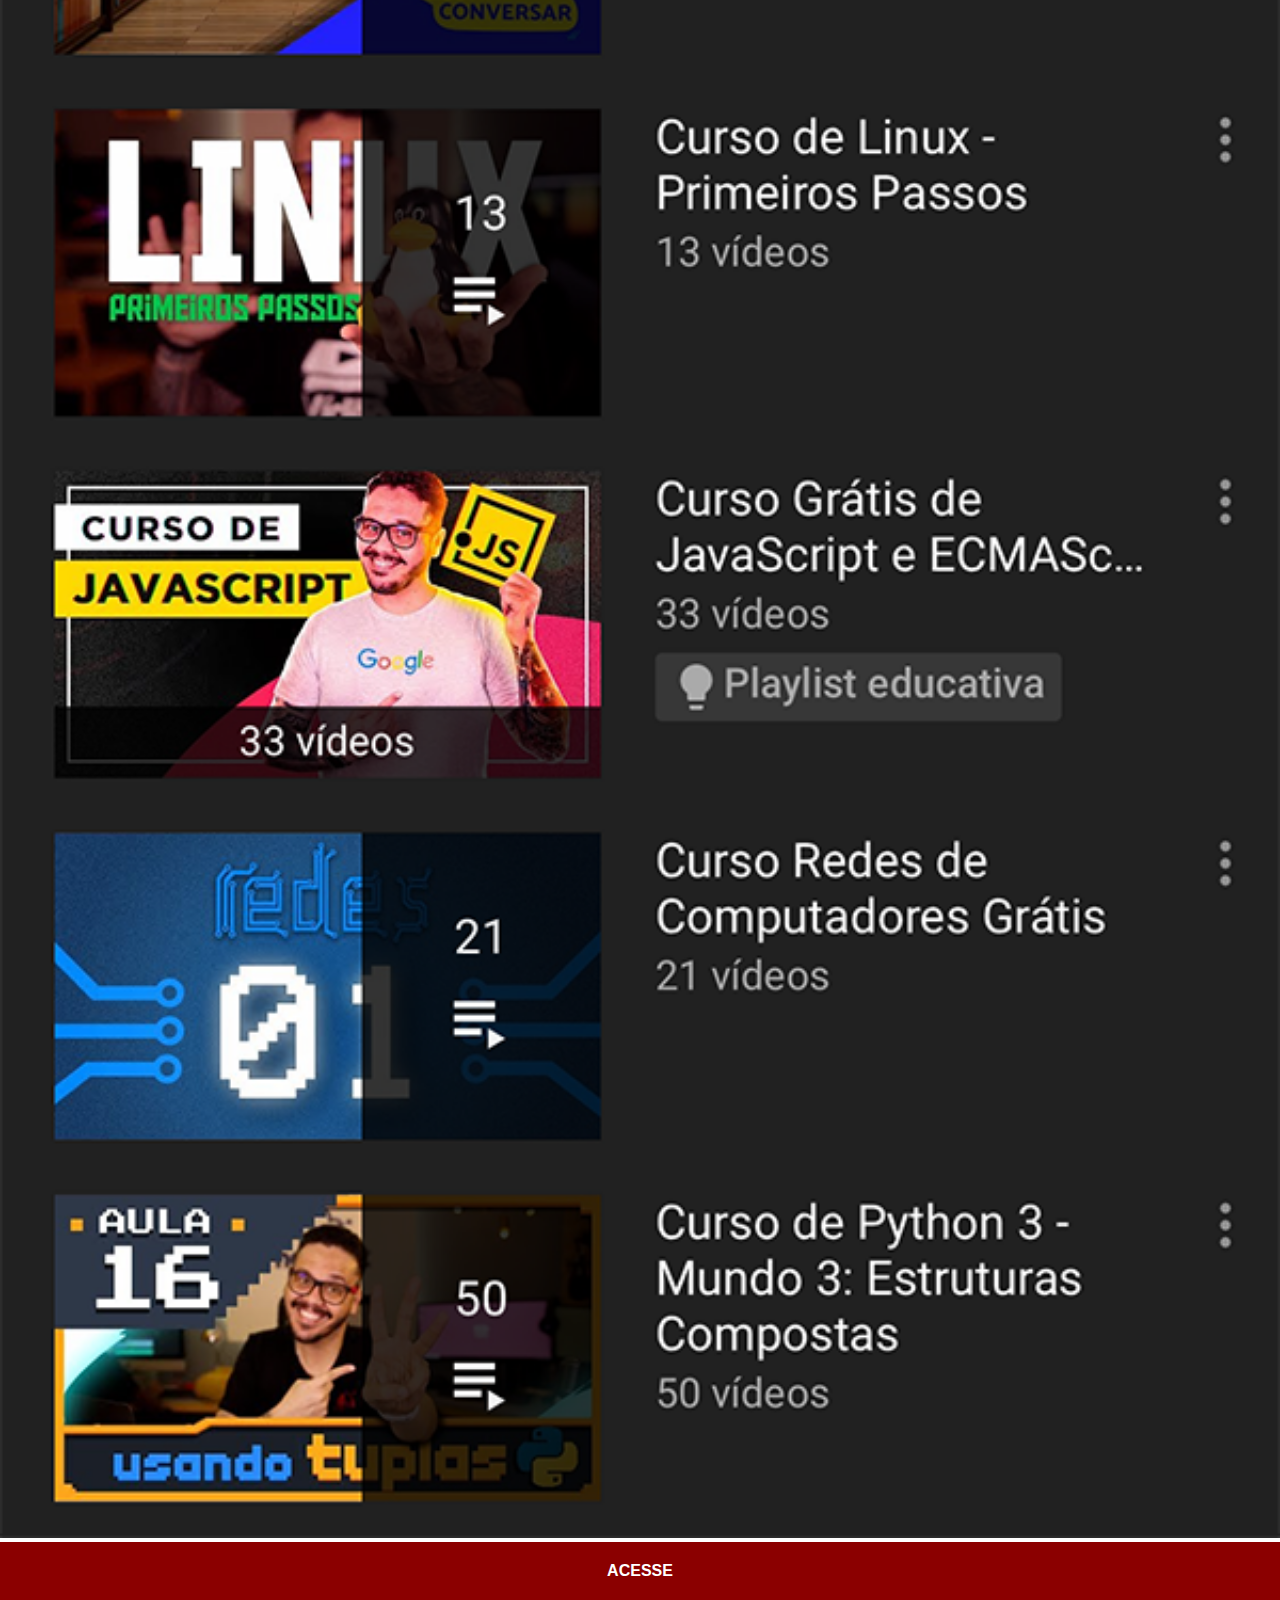
<file: youtube.html>
<!DOCTYPE html>
<html lang="pt-br">
<head>
    <meta charset="UTF-8">
    <meta http-equiv="X-UA-Compatible" content="IE=edge">
    <meta name="viewport" content="width=device-width, initial-scale=1.0">
    <title>Youtube</title>
    <link rel="stylesheet" href="estilos/social.css">
</head>
<body>
    <img src="imagens/tela-youtube.png" alt="youtube">
    <a href="https://www.youtube.com/user/cursoemvideo/playlists" target="_blank">ACESSE</a>
</body>
</html>
</file>
<file: estilos/style.css>
@charset "UTF-8";

*{
    margin: 0px;
    padding: 0px;
    font-family: Arial, Helvetica, sans-serif;
}

html, body{
    height: 100vh;
    width: 100vw;
    background-color: black;
}

body{
    background: url(../imagens/fundo-madeira.jpg) no-repeat top center;
    background-size: cover;
    background-attachment: fixed;
}
main{
    position: relative;
    height: 100vh;
}

section#telefone{
    position: absolute;
    top: 50%;
    left: 50%;
    transform: translate(-50%, -50%);
    height: 627px;
    width: 311px;
    background:url('../imagens/frame-iphone.png') no-repeat;
}
iframe#tela{
    position: relative;
    top: 80px;
    left: 22px;
    width: 267px;
    height: 471px;
}

section#redes-sociais{
    text-align: right;
}

section#redes-sociais img{
    width: 50px;
    margin: 10px;
    border-radius: 50%;
    box-shadow: 2px 2px 5px rgba(0, 0, 0, 0.400);
    box-sizing: border-box;
}

section#redes-sociais img:hover{
    border: 2px solid rgba(255, 255, 255, 0.637);
    transform: translate(-3px, -3px);
    box-shadow: 5px 5px 10px rgba(0, 0, 0, 0.623);
    transition: transform .3s, border 1s;
}
</file>
<file: estilos/social.css>
@charset "UTF-8";

*{
    margin: 0px;
    padding: 0px;
    font-family: Arial, Helvetica, sans-serif;
}

::-webkit-scrollbar{
    width: 0px;
    height: 0px;
}

img{
    width: 100vw;
}

a{
    display: block;
    background-color: darkred;
    color: white;
    padding: 20px;
    text-align: center;
    font-weight: bolder;
    text-decoration: none;
}

a:hover{
    background-color: red;
}
</file>
